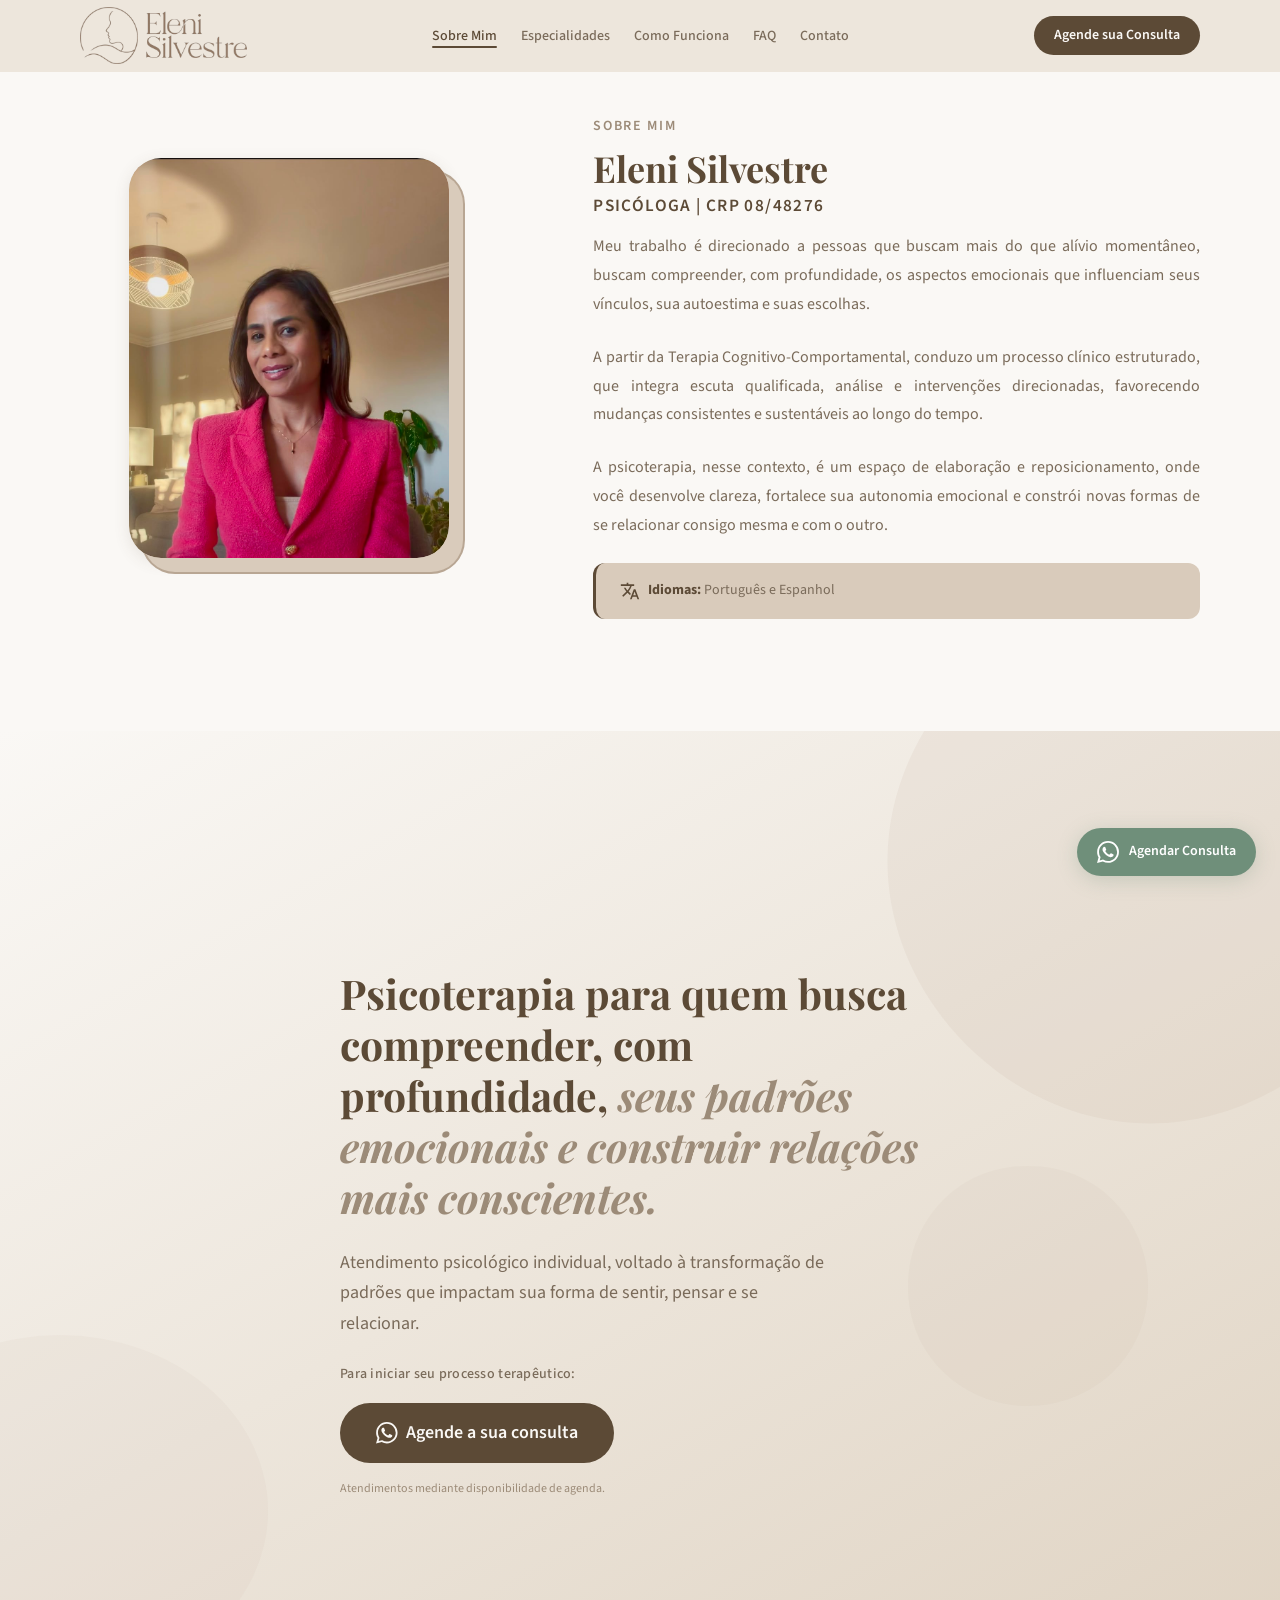
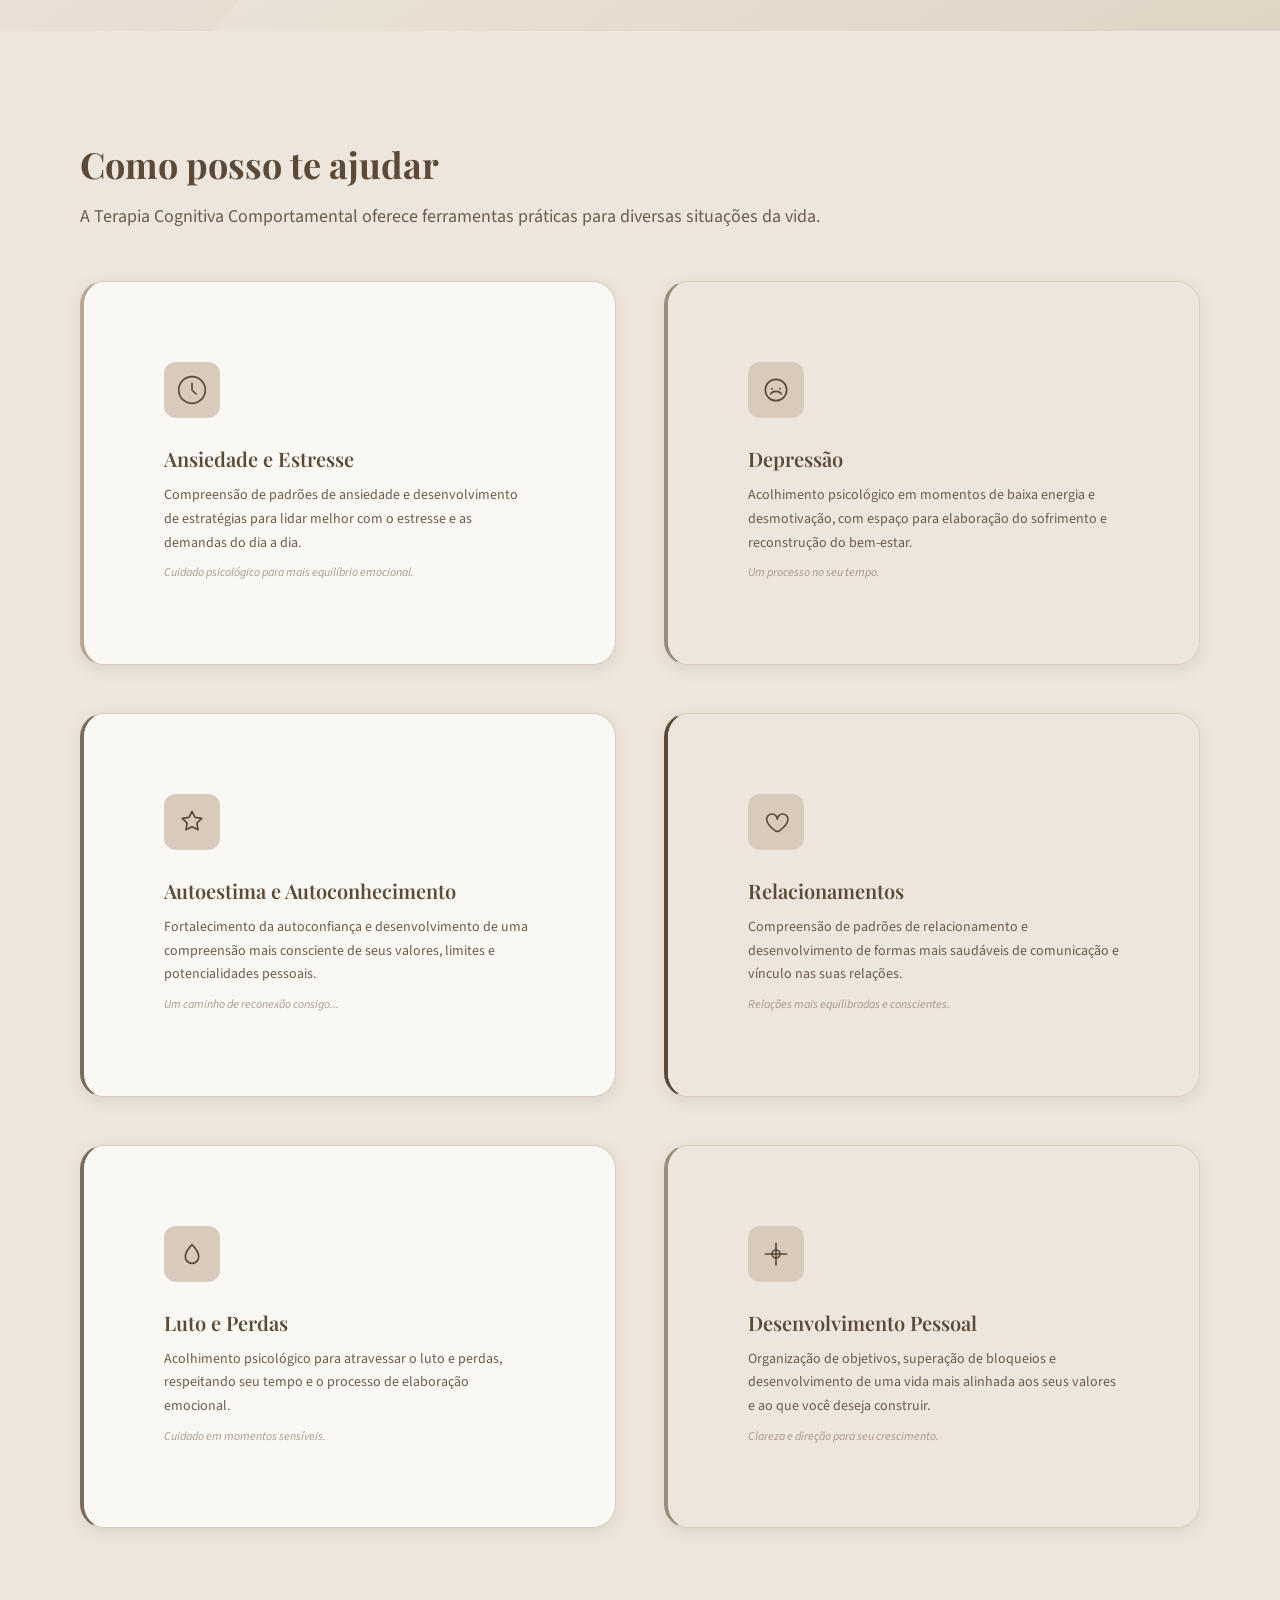
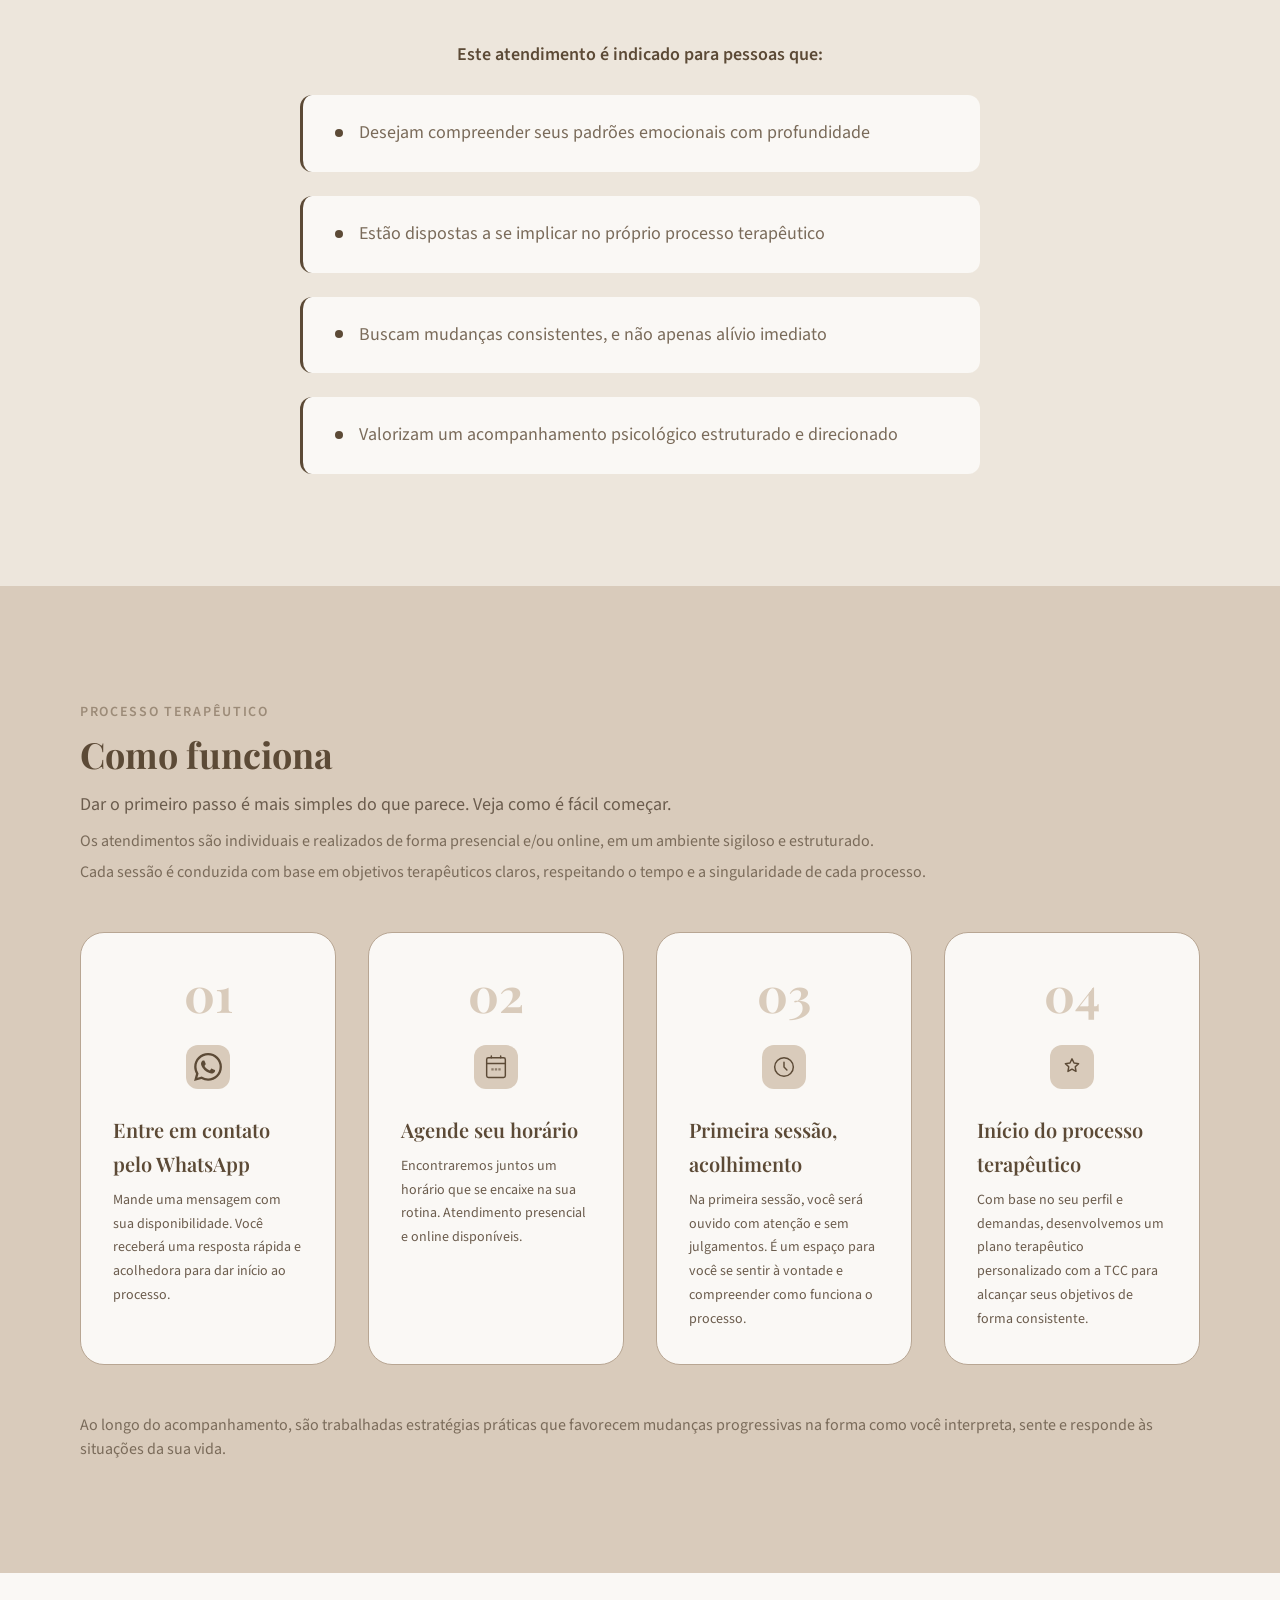
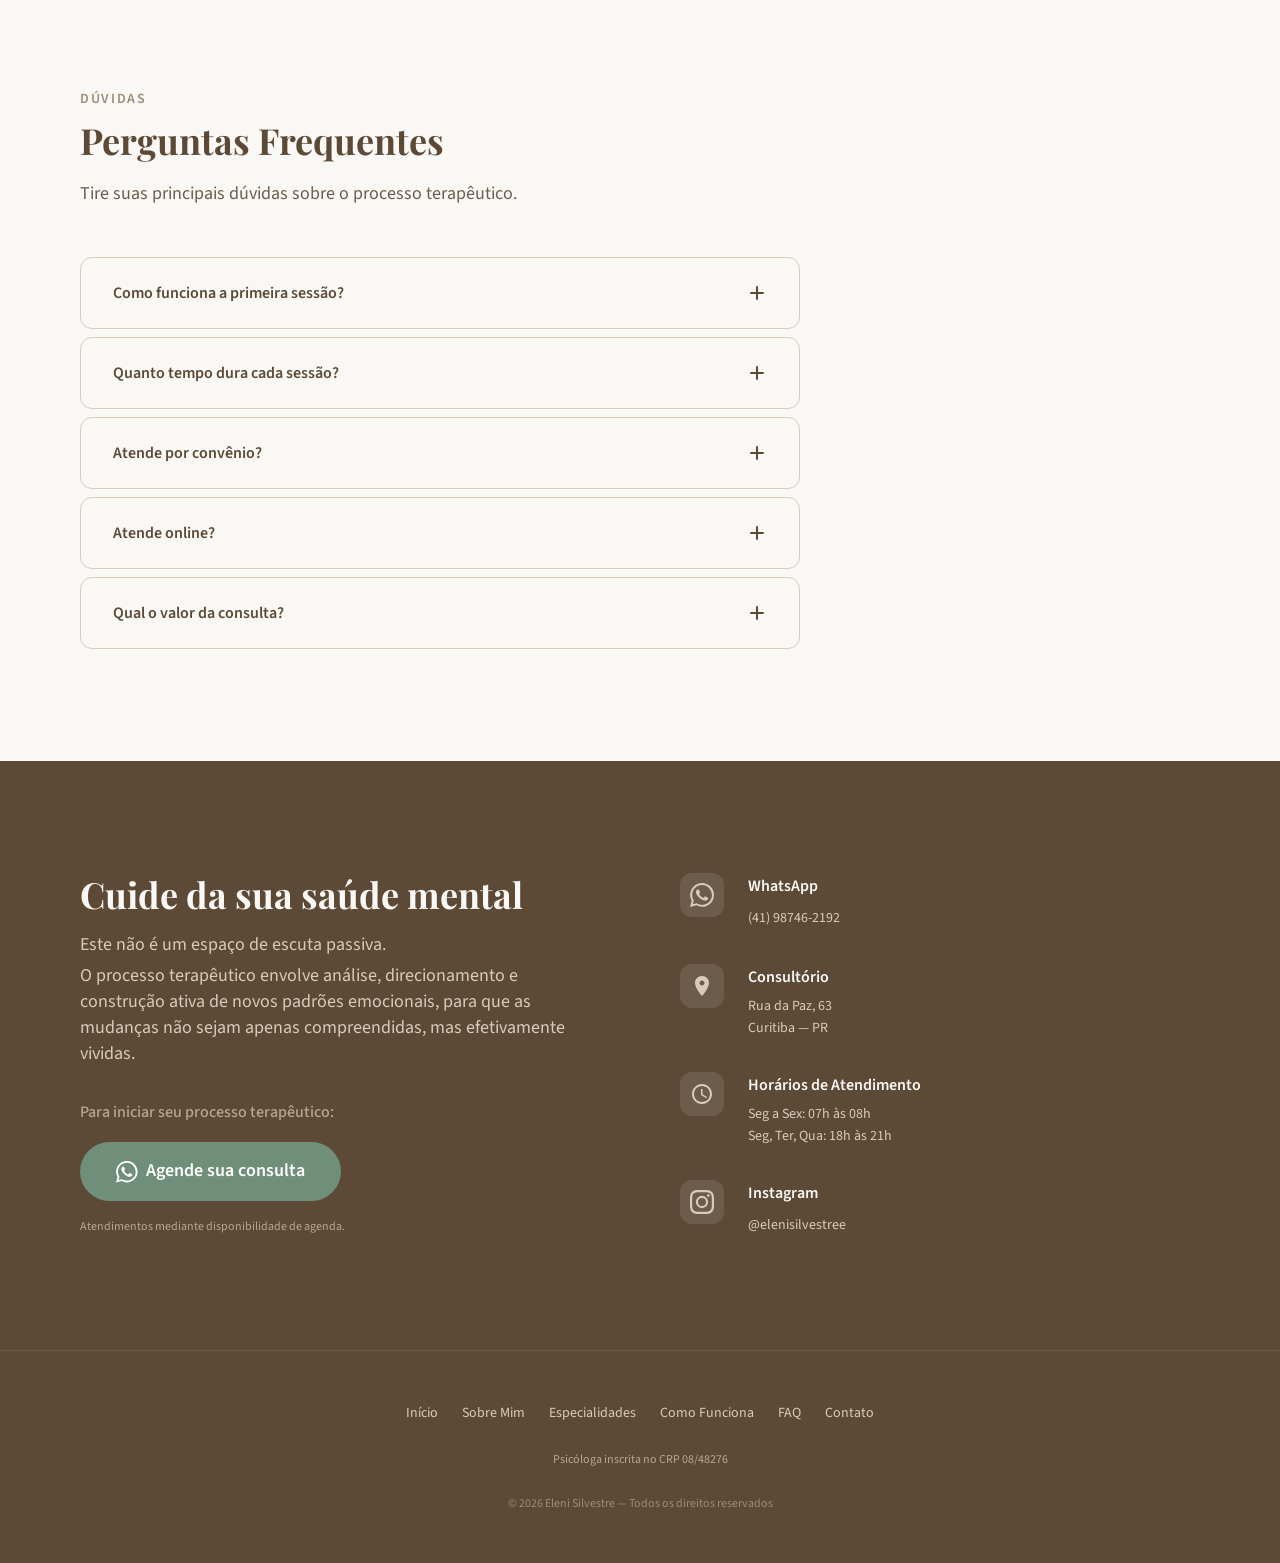
<file: index.html>
<!DOCTYPE html>
<html lang="pt-BR">
<head>
  <!-- ===================================================
       Eleni Silvestre — Psicóloga Clínica | TCC
       Codertec — 2026
  =================================================== -->
  <meta charset="UTF-8">
  <meta name="viewport" content="width=device-width, initial-scale=1.0">

  <!-- SEO Básico -->
  <meta name="description" content="Psicóloga Eleni Silvestre em Curitiba, com atuação em Terapia Cognitivo-Comportamental (TCC). Atendimento presencial em Curitiba e online para todo o Brasil. Agende sua consulta.">
  <meta name="keywords" content="psicóloga Curitiba, psicóloga clínica Curitiba, TCC Curitiba, terapia cognitivo-comportamental Curitiba, psicologia Curitiba, saúde mental Curitiba, ansiedade, depressão, CRP 08/48276, Eleni Silvestre">
  <meta name="author" content="Eleni Silvestre">
  <meta name="robots" content="index, follow">
  <meta name="language" content="pt-BR">

  <!-- Canonical — evita conteúdo duplicado -->
  <link rel="canonical" href="https://psicologaelenisilvestre.com.br/">

  <!-- Open Graph (Facebook / WhatsApp) -->
  <meta property="og:title" content="Eleni Silvestre — Psicóloga Clínica em Curitiba | TCC">
  <meta property="og:description" content="Psicóloga Clínica em Curitiba com atuação em Terapia Cognitivo-Comportamental. Atendimento presencial e online. Agende sua consulta.">
  <meta property="og:type" content="website">
  <meta property="og:site_name" content="Eleni Silvestre Psicóloga">
  <meta property="og:url" content="https://psicologaelenisilvestre.com.br/">
  <meta property="og:locale" content="pt_BR">
  <meta property="og:image" content="https://psicologaelenisilvestre.com.br/img/eleni_img_og.png">
  <meta property="og:image:width" content="1200">
  <meta property="og:image:height" content="630">
  <meta property="og:image:alt" content="Eleni Silvestre — Psicóloga Clínica em Curitiba">

  <!-- Twitter Card -->
  <meta name="twitter:card" content="summary_large_image">
  <meta name="twitter:title" content="Eleni Silvestre — Psicóloga Clínica em Curitiba | TCC">
  <meta name="twitter:description" content="Psicóloga Clínica em Curitiba com atuação em Terapia Cognitivo-Comportamental. Atendimento presencial e online.">
  <meta name="twitter:image" content="https://psicologaelenisilvestre.com.br/img/eleni_img_og.png">

  <title>Psicóloga Eleni Silvestre em Curitiba | TCC e Atendimento Online</title>

  <!-- Favicon -->
  <link rel="shortcut icon" href="favicon.ico?v=3">
  <link rel="icon" type="image/x-icon" href="favicon.ico?v=3">
  <link rel="icon" type="image/png" sizes="512x512" href="img/favicon.png?v=3">
  <link rel="apple-touch-icon" sizes="180x180" href="img/apple-touch-icon.png?v=3">

  <!-- Google Fonts: Playfair Display + Source Sans 3 -->
  <link rel="preconnect" href="https://fonts.googleapis.com">
  <link rel="preconnect" href="https://fonts.gstatic.com" crossorigin>
  <link href="https://fonts.googleapis.com/css2?family=Cormorant+Garamond:wght@500;600;700&family=Playfair+Display:ital,wght@0,400;0,600;0,700;1,400&family=Source+Sans+3:wght@300;400;500;600&display=swap" rel="stylesheet">

  <!-- Estilos principais -->
  <link rel="stylesheet" href="css/styles.css">

  <!-- Schema.org JSON-LD — Dados estruturados para SEO -->
  <script type="application/ld+json">
  {
    "@context": "https://schema.org",
    "@type": "Psychologist",
    "name": "Eleni Silvestre",
    "description": "Psicóloga Clínica em Curitiba com atuação em Terapia Cognitivo-Comportamental (TCC). Atendimento presencial em Curitiba e online para todo o Brasil.",
    "url": "https://psicologaelenisilvestre.com.br/",
    "image": "https://psicologaelenisilvestre.com.br/img/eleni_img_og.png",
    "credential": "CRP 08/48276",
    "medicalSpecialty": "Terapia Cognitivo-Comportamental",
    "telephone": "+55-41-99251-5181",
    "address": {
      "@type": "PostalAddress",
      "streetAddress": "Rua da Paz, 63",
      "addressLocality": "Curitiba",
      "addressRegion": "PR",
      "addressCountry": "BR"
    },
    "areaServed": [
      {
        "@type": "City",
        "name": "Curitiba"
      },
      {
        "@type": "Country",
        "name": "Brasil",
        "description": "Atendimento online"
      }
    ],
    "availableService": {
      "@type": "MedicalTherapy",
      "name": "Terapia Cognitivo-Comportamental (TCC)"
    }
  }
  </script>
</head>

<body>

  <!-- ===================================================
       SKIP NAVIGATION — Acessibilidade
  =================================================== -->
  <a class="skip-link" href="#conteudo-principal">Ir para o conteúdo principal</a>

  <!-- ===================================================
       HEADER — Navegação fixa
  =================================================== -->
  <header class="header" id="header" role="banner">
    <div class="container header__inner">

      <!-- Logo / Nome -->
      <a href="#inicio" class="logo logo--novo" aria-label="Eleni Silvestre — Psicóloga, CRP 08/48276, ir para o início">
        <img src="img/logo_novo.png" alt="Eleni Silvestre — Psicóloga, CRP 08/48276" class="logo__img" width="1000" height="348">
      </a>

      <!-- Menu Principal (desktop) -->
      <nav class="nav" id="nav" role="navigation" aria-label="Navegação principal">
        <ul class="nav__list">
          <li><a class="nav__link" href="#sobre">Sobre Mim</a></li>
          <li><a class="nav__link" href="#especialidades">Especialidades</a></li>
          <li><a class="nav__link" href="#como-funciona">Como Funciona</a></li>
          <li><a class="nav__link" href="#faq">FAQ</a></li>
          <li><a class="nav__link" href="#contato">Contato</a></li>
        </ul>
        <!-- WhatsApp -->
        <a class="nav__cta-mobile"
           href="https://wa.me/5541987462192?text=Ol%C3%A1%2C%20Eleni!%20Gostaria%20de%20agendar%20uma%20consulta."
           target="_blank"
           rel="noopener noreferrer"
           aria-label="Agendar consulta via WhatsApp">
          Agendar Consulta
        </a>
      </nav>

      <!-- CTA Header -->
      <!-- CTA Header — WhatsApp -->
      <a class="btn btn--primary btn--sm header__cta"
         href="https://wa.me/5541987462192?text=Ol%C3%A1%2C%20Eleni!%20Gostaria%20de%20agendar%20uma%20consulta."
         target="_blank"
         rel="noopener noreferrer"
         aria-label="Agendar consulta via WhatsApp">
        Agende sua Consulta
      </a>

      <!-- Botão Hamburger (mobile) -->
      <button class="hamburger" id="hamburger" aria-label="Abrir menu de navegação" aria-expanded="false" aria-controls="nav">
        <span class="hamburger__line"></span>
        <span class="hamburger__line"></span>
        <span class="hamburger__line"></span>
      </button>

    </div>
  </header>

  <!-- Overlay do menu mobile -->
  <div class="nav-overlay" id="nav-overlay" aria-hidden="true"></div>

  <!-- ===================================================
       CONTEÚDO PRINCIPAL
  =================================================== -->
  <main id="conteudo-principal">

    <!-- ===================================================
         SEÇÃO 1 — SOBRE MIM
    =================================================== -->
    <section class="sobre" id="sobre" aria-label="Sobre a psicóloga Eleni Silvestre">
      <div class="container sobre__inner">

        <!-- Foto profissional -->
        <div class="sobre__foto reveal">
          <div class="sobre__foto-frame" aria-label="Foto profissional da psicóloga Eleni Silvestre">
            <img src="img/foto_Eleni_nova.jpeg"
                 alt="Eleni Silvestre, psicóloga clínica com atuação em Terapia Cognitivo-Comportamental"
                 loading="lazy"
                 width="902"
                 height="1600">
          </div>
        </div>

        <!-- Texto de apresentação -->
        <div class="sobre__texto">
          <p class="secao__label reveal">Sobre mim</p>
          <h2 class="secao__titulo reveal">
            <span class="sobre__titulo-nome">Eleni Silvestre</span>
            <span class="sobre__titulo-crp">Psicóloga | CRP 08/48276</span>
          </h2>

          <p class="sobre__paragrafo reveal">
            Meu trabalho é direcionado a pessoas que buscam mais do que alívio momentâneo, buscam compreender, com profundidade, os aspectos emocionais que influenciam seus vínculos, sua autoestima e suas escolhas.
          </p>
          <p class="sobre__paragrafo reveal">
            A partir da Terapia Cognitivo-Comportamental, conduzo um processo clínico estruturado, que integra escuta qualificada, análise e intervenções direcionadas, favorecendo mudanças consistentes e sustentáveis ao longo do tempo.
          </p>
          <p class="sobre__paragrafo reveal">
            A psicoterapia, nesse contexto, é um espaço de elaboração e reposicionamento, onde você desenvolve clareza, fortalece sua autonomia emocional e constrói novas formas de se relacionar consigo mesma e com o outro.
          </p>

          <div class="sobre__credencial reveal" aria-label="Idiomas de atendimento">
            <svg class="sobre__credencial-icon" viewBox="0 0 24 24" fill="currentColor" aria-hidden="true">
              <path d="M12.87 15.07l-2.54-2.51.03-.03c1.74-1.94 2.98-4.17 3.71-6.53H17V4h-7V2H8v2H1v1.99h11.17C11.5 7.92 10.44 9.75 9 11.35 8.07 10.32 7.3 9.19 6.69 8h-2c.73 1.63 1.73 3.17 2.98 4.56l-5.09 5.02L4 19l5-5 3.11 3.11.76-2.04zM18.5 10h-2L12 22h2l1.12-3h4.75L21 22h2l-4.5-12zm-2.62 7l1.62-4.33L19.12 17h-3.24z"/>
            </svg>
            <span><strong>Idiomas:</strong> Português e Espanhol</span>
          </div>
        </div>

      </div>
    </section>

    <!-- ===================================================
         SEÇÃO 2 — HERO
    =================================================== -->
    <section class="hero" id="inicio" aria-label="Seção inicial">

      <!-- Formas orgânicas decorativas (SVG) -->
      <div class="hero__shapes" aria-hidden="true">
        <svg class="shape shape--1" viewBox="0 0 400 400" xmlns="http://www.w3.org/2000/svg">
          <path d="M200,50 C280,50 350,120 350,200 C350,280 280,350 200,350 C120,350 50,280 50,200 C50,120 120,50 200,50 Z" fill="currentColor" opacity="0.12"/>
        </svg>
        <svg class="shape shape--2" viewBox="0 0 300 300" xmlns="http://www.w3.org/2000/svg">
          <ellipse cx="150" cy="150" rx="130" ry="110" fill="currentColor" opacity="0.08"/>
        </svg>
        <svg class="shape shape--3" viewBox="0 0 200 200" xmlns="http://www.w3.org/2000/svg">
          <path d="M100,20 C150,20 180,60 180,100 C180,150 140,180 100,180 C60,180 20,150 20,100 C20,60 50,20 100,20 Z" fill="currentColor" opacity="0.1"/>
        </svg>
      </div>

      <div class="container hero__content">
        <h1 class="hero__title reveal">
          Psicoterapia para quem busca compreender, com profundidade, <em>seus padrões emocionais e construir relações mais conscientes.</em>
        </h1>
        <p class="hero__subtitle reveal">
          Atendimento psicológico individual, voltado à transformação de padrões que impactam sua forma de sentir, pensar e se relacionar.
        </p>

        <!-- WhatsApp -->
        <p class="hero__cta-intro reveal">Para iniciar seu processo terapêutico:</p>
        <a class="btn btn--primary btn--lg reveal"
           href="https://wa.me/5541987462192?text=Ol%C3%A1%2C%20Eleni!%20Gostaria%20de%20agendar%20uma%20consulta."
           target="_blank"
           rel="noopener noreferrer"
           aria-label="Agendar consulta pelo WhatsApp">
          <svg class="btn__icon" viewBox="0 0 24 24" fill="currentColor" aria-hidden="true">
            <path d="M17.472 14.382c-.297-.149-1.758-.867-2.03-.967-.273-.099-.471-.148-.67.15-.197.297-.767.966-.94 1.164-.173.199-.347.223-.644.075-.297-.15-1.255-.463-2.39-1.475-.883-.788-1.48-1.761-1.653-2.059-.173-.297-.018-.458.13-.606.134-.133.298-.347.446-.52.149-.174.198-.298.298-.497.099-.198.05-.371-.025-.52-.075-.149-.669-1.612-.916-2.207-.242-.579-.487-.5-.669-.51-.173-.008-.371-.01-.57-.01-.198 0-.52.074-.792.372-.272.297-1.04 1.016-1.04 2.479 0 1.462 1.065 2.875 1.213 3.074.149.198 2.096 3.2 5.077 4.487.709.306 1.262.489 1.694.625.712.227 1.36.195 1.871.118.571-.085 1.758-.719 2.006-1.413.248-.694.248-1.289.173-1.413-.074-.124-.272-.198-.57-.347m-5.421 7.403h-.004a9.87 9.87 0 01-5.031-1.378l-.361-.214-3.741.982.998-3.648-.235-.374a9.86 9.86 0 01-1.51-5.26c.001-5.45 4.436-9.884 9.888-9.884 2.64 0 5.122 1.03 6.988 2.898a9.825 9.825 0 012.893 6.994c-.003 5.45-4.437 9.884-9.885 9.884m8.413-18.297A11.815 11.815 0 0012.05 0C5.495 0 .16 5.335.157 11.892c0 2.096.547 4.142 1.588 5.945L.057 24l6.305-1.654a11.882 11.882 0 005.683 1.448h.005c6.554 0 11.89-5.335 11.893-11.893a11.821 11.821 0 00-3.48-8.413z"/>
          </svg>
          Agende a sua consulta
        </a>
        <p class="hero__disclaimer reveal">Atendimentos mediante disponibilidade de agenda.</p>
      </div>

    </section>

    <!-- ===================================================
         SEÇÃO 3 — ESPECIALIDADES
    =================================================== -->
    <section class="especialidades" id="especialidades" aria-label="Áreas de especialidade">
      <div class="container">

        <div class="secao__header">
          <h2 class="secao__titulo reveal">Como posso te ajudar</h2>
          <p class="secao__subtitulo reveal">A Terapia Cognitiva Comportamental oferece ferramentas práticas para diversas situações da vida.</p>
        </div>

        <div class="especialidades__grid">

          <!-- Item 1: Ansiedade -->
          <div class="especialidade-item reveal">
            <article class="card" aria-label="Especialidade: Ansiedade e Estresse">
              <div class="card__icon" aria-hidden="true">
                <svg viewBox="0 0 48 48" fill="none" xmlns="http://www.w3.org/2000/svg">
                  <circle cx="24" cy="24" r="20" stroke="currentColor" stroke-width="2.5"/>
                  <path d="M24 14v10l6 6" stroke="currentColor" stroke-width="2.5" stroke-linecap="round"/>
                </svg>
              </div>
              <h3 class="card__titulo">Ansiedade e Estresse</h3>
              <p class="card__descricao">Compreensão de padrões de ansiedade e desenvolvimento de estratégias para lidar melhor com o estresse e as demandas do dia a dia.</p>
              <p class="card__tagline">Cuidado psicológico para mais equilíbrio emocional.</p>
            </article>
          </div>

          <!-- Item 2: Depressão -->
          <div class="especialidade-item reveal">
            <article class="card" aria-label="Especialidade: Depressão">
              <div class="card__icon" aria-hidden="true">
                <svg viewBox="0 0 48 48" fill="none" xmlns="http://www.w3.org/2000/svg">
                  <path d="M24 8C15.163 8 8 15.163 8 24s7.163 16 16 16 16-7.163 16-16S32.837 8 24 8z" stroke="currentColor" stroke-width="2.5"/>
                  <path d="M16 30s2-4 8-4 8 4 8 4" stroke="currentColor" stroke-width="2.5" stroke-linecap="round"/>
                  <circle cx="18" cy="22" r="1.5" fill="currentColor"/>
                  <circle cx="30" cy="22" r="1.5" fill="currentColor"/>
                </svg>
              </div>
              <h3 class="card__titulo">Depressão</h3>
              <p class="card__descricao">Acolhimento psicológico em momentos de baixa energia e desmotivação, com espaço para elaboração do sofrimento e reconstrução do bem-estar.</p>
              <p class="card__tagline">Um processo no seu tempo.</p>
            </article>
          </div>

          <!-- Item 3: Autoestima -->
          <div class="especialidade-item reveal">
            <article class="card" aria-label="Especialidade: Autoestima e Autoconhecimento">
              <div class="card__icon" aria-hidden="true">
                <svg viewBox="0 0 48 48" fill="none" xmlns="http://www.w3.org/2000/svg">
                  <path d="M24 8l4.5 9.1 10.1 1.5-7.3 7.1 1.7 10-9-4.7-9 4.7 1.7-10L9.4 18.6l10.1-1.5L24 8z" stroke="currentColor" stroke-width="2.5" stroke-linejoin="round"/>
                </svg>
              </div>
              <h3 class="card__titulo">Autoestima e Autoconhecimento</h3>
              <p class="card__descricao">Fortalecimento da autoconfiança e desenvolvimento de uma compreensão mais consciente de seus valores, limites e potencialidades pessoais.</p>
              <p class="card__tagline">Um caminho de reconexão consigo...</p>
            </article>
          </div>

          <!-- Item 4: Relacionamentos -->
          <div class="especialidade-item reveal">
            <article class="card" aria-label="Especialidade: Relacionamentos">
              <div class="card__icon" aria-hidden="true">
                <svg viewBox="0 0 48 48" fill="none" xmlns="http://www.w3.org/2000/svg">
                  <path d="M24 38s-14-9.3-14-18a8 8 0 0116 0 8 8 0 0116 0c0 8.7-14 18-14 18z" stroke="currentColor" stroke-width="2.5" stroke-linejoin="round"/>
                </svg>
              </div>
              <h3 class="card__titulo">Relacionamentos</h3>
              <p class="card__descricao">Compreensão de padrões de relacionamento e desenvolvimento de formas mais saudáveis de comunicação e vínculo nas suas relações.</p>
              <p class="card__tagline">Relações mais equilibradas e conscientes.</p>
            </article>
          </div>

          <!-- Item 5: Luto -->
          <div class="especialidade-item reveal">
            <article class="card" aria-label="Especialidade: Luto e Perdas">
              <div class="card__icon" aria-hidden="true">
                <svg viewBox="0 0 48 48" fill="none" xmlns="http://www.w3.org/2000/svg">
                  <path d="M24 10C24 10 14 20 14 28a10 10 0 0020 0c0-8-10-18-10-18z" stroke="currentColor" stroke-width="2.5" stroke-linejoin="round"/>
                </svg>
              </div>
              <h3 class="card__titulo">Luto e Perdas</h3>
              <p class="card__descricao">Acolhimento psicológico para atravessar o luto e perdas, respeitando seu tempo e o processo de elaboração emocional.</p>
              <p class="card__tagline">Cuidado em momentos sensíveis.</p>
            </article>
          </div>

          <!-- Item 6: Desenvolvimento Pessoal -->
          <div class="especialidade-item reveal">
            <article class="card" aria-label="Especialidade: Desenvolvimento Pessoal">
              <div class="card__icon" aria-hidden="true">
                <svg viewBox="0 0 48 48" fill="none" xmlns="http://www.w3.org/2000/svg">
                  <path d="M24 8v32M8 24h32" stroke="currentColor" stroke-width="2.5" stroke-linecap="round"/>
                  <circle cx="24" cy="24" r="6" stroke="currentColor" stroke-width="2.5"/>
                </svg>
              </div>
              <h3 class="card__titulo">Desenvolvimento Pessoal</h3>
              <p class="card__descricao">Organização de objetivos, superação de bloqueios e desenvolvimento de uma vida mais alinhada aos seus valores e ao que você deseja construir.</p>
              <p class="card__tagline">Clareza e direção para seu crescimento.</p>
            </article>
          </div>

        </div>

        <!-- Indicações do atendimento -->
        <div class="especialidades__indicacoes">
          <p class="especialidades__indicacoes-titulo reveal">Este atendimento é indicado para pessoas que:</p>
          <ul class="especialidades__lista reveal" aria-label="Indicações do atendimento">
            <li>Desejam compreender seus padrões emocionais com profundidade</li>
            <li>Estão dispostas a se implicar no próprio processo terapêutico</li>
            <li>Buscam mudanças consistentes, e não apenas alívio imediato</li>
            <li>Valorizam um acompanhamento psicológico estruturado e direcionado</li>
          </ul>
        </div>
      </div>
    </section>

    <!-- ===================================================
         SEÇÃO 4 — COMO FUNCIONA
    =================================================== -->
    <section class="como-funciona" id="como-funciona" aria-label="Como funciona o processo terapêutico">
      <div class="container">

        <div class="secao__header">
          <p class="secao__label reveal">Processo Terapêutico</p>
          <h2 class="secao__titulo reveal">Como funciona</h2>
          <p class="secao__subtitulo reveal">Dar o primeiro passo é mais simples do que parece. Veja como é fácil começar.</p>
        </div>

        <div class="como-funciona__descricao reveal">
          <p>Os atendimentos são individuais e realizados de forma presencial e/ou online, em um ambiente sigiloso e estruturado.</p>
          <p>Cada sessão é conduzida com base em objetivos terapêuticos claros, respeitando o tempo e a singularidade de cada processo.</p>
        </div>

        <ol class="steps" aria-label="Passos para iniciar a terapia">

          <li class="step reveal">
            <div class="step__numero" aria-hidden="true">01</div>
            <div class="step__icone" aria-hidden="true">
              <svg viewBox="0 0 24 24" fill="currentColor" xmlns="http://www.w3.org/2000/svg">
                <path d="M17.472 14.382c-.297-.149-1.758-.867-2.03-.967-.273-.099-.471-.148-.67.15-.197.297-.767.966-.94 1.164-.173.199-.347.223-.644.075-.297-.15-1.255-.463-2.39-1.475-.883-.788-1.48-1.761-1.653-2.059-.173-.297-.018-.458.13-.606.134-.133.298-.347.446-.52.149-.174.198-.298.298-.497.099-.198.05-.371-.025-.52-.075-.149-.669-1.612-.916-2.207-.242-.579-.487-.5-.669-.51-.173-.008-.371-.01-.57-.01-.198 0-.52.074-.792.372-.272.297-1.04 1.016-1.04 2.479 0 1.462 1.065 2.875 1.213 3.074.149.198 2.096 3.2 5.077 4.487.709.306 1.262.489 1.694.625.712.227 1.36.195 1.871.118.571-.085 1.758-.719 2.006-1.413.248-.694.248-1.289.173-1.413-.074-.124-.272-.198-.57-.347m-5.421 7.403h-.004a9.87 9.87 0 01-5.031-1.378l-.361-.214-3.741.982.998-3.648-.235-.374a9.86 9.86 0 01-1.51-5.26c.001-5.45 4.436-9.884 9.888-9.884 2.64 0 5.122 1.03 6.988 2.898a9.825 9.825 0 012.893 6.994c-.003 5.45-4.437 9.884-9.885 9.884m8.413-18.297A11.815 11.815 0 0012.05 0C5.495 0 .16 5.335.157 11.892c0 2.096.547 4.142 1.588 5.945L.057 24l6.305-1.654a11.882 11.882 0 005.683 1.448h.005c6.554 0 11.89-5.335 11.893-11.893a11.821 11.821 0 00-3.48-8.413z"/>
              </svg>
            </div>
            <div class="step__conteudo">
              <h3 class="step__titulo">Entre em contato pelo WhatsApp</h3>
              <p class="step__descricao">Mande uma mensagem com sua disponibilidade. Você receberá uma resposta rápida e acolhedora para dar início ao processo.</p>
            </div>
          </li>

          <li class="step reveal">
            <div class="step__numero" aria-hidden="true">02</div>
            <div class="step__icone" aria-hidden="true">
              <svg viewBox="0 0 48 48" fill="none" xmlns="http://www.w3.org/2000/svg">
                <rect x="8" y="8" width="32" height="34" rx="3" stroke="currentColor" stroke-width="2.5"/>
                <path d="M16 8V5M32 8V5M8 18h32" stroke="currentColor" stroke-width="2.5" stroke-linecap="round"/>
                <path d="M16 26h4v4h-4zM22 26h4v4h-4zM28 26h4v4h-4z" fill="currentColor" opacity="0.6"/>
              </svg>
            </div>
            <div class="step__conteudo">
              <h3 class="step__titulo">Agende seu horário</h3>
              <p class="step__descricao">Encontraremos juntos um horário que se encaixe na sua rotina. Atendimento presencial e online disponíveis.</p>
            </div>
          </li>

          <li class="step reveal">
            <div class="step__numero" aria-hidden="true">03</div>
            <div class="step__icone" aria-hidden="true">
              <svg viewBox="0 0 48 48" fill="none" xmlns="http://www.w3.org/2000/svg">
                <path d="M24 8C15.163 8 8 15.163 8 24s7.163 16 16 16 16-7.163 16-16S32.837 8 24 8z" stroke="currentColor" stroke-width="2.5"/>
                <path d="M24 16v8l5 5" stroke="currentColor" stroke-width="2.5" stroke-linecap="round"/>
              </svg>
            </div>
            <div class="step__conteudo">
              <h3 class="step__titulo">Primeira sessão, acolhimento</h3>
              <p class="step__descricao">Na primeira sessão, você será ouvido com atenção e sem julgamentos. É um espaço para você se sentir à vontade e compreender como funciona o processo.</p>
            </div>
          </li>

          <li class="step reveal">
            <div class="step__numero" aria-hidden="true">04</div>
            <div class="step__icone" aria-hidden="true">
              <svg viewBox="0 0 48 48" fill="none" xmlns="http://www.w3.org/2000/svg">
                <path d="M24 10l3.5 7.1 7.8 1.1-5.7 5.5 1.3 7.8L24 27.7l-6.9 3.8 1.3-7.8-5.7-5.5 7.8-1.1L24 10z" stroke="currentColor" stroke-width="2.5" stroke-linejoin="round"/>
              </svg>
            </div>
            <div class="step__conteudo">
              <h3 class="step__titulo">Início do processo terapêutico</h3>
              <p class="step__descricao">Com base no seu perfil e demandas, desenvolvemos um plano terapêutico personalizado com a TCC para alcançar seus objetivos de forma consistente.</p>
            </div>
          </li>

        </ol>

        <div class="como-funciona__descricao reveal">
          <p>Ao longo do acompanhamento, são trabalhadas estratégias práticas que favorecem mudanças progressivas na forma como você interpreta, sente e responde às situações da sua vida.</p>
        </div>

      </div>
    </section>

    <!-- ===================================================
         SEÇÃO 5 — FAQ
    =================================================== -->
    <section class="faq" id="faq" aria-label="Perguntas frequentes">
      <div class="container">

        <div class="secao__header">
          <p class="secao__label reveal">Dúvidas</p>
          <h2 class="secao__titulo reveal">Perguntas Frequentes</h2>
          <p class="secao__subtitulo reveal">Tire suas principais dúvidas sobre o processo terapêutico.</p>
        </div>

        <div class="faq__lista" role="list">

          <div class="faq__item reveal" role="listitem">
            <button class="faq__pergunta" aria-expanded="false" aria-controls="faq-1">
              Como funciona a primeira sessão?
              <span class="faq__icone" aria-hidden="true"></span>
            </button>
            <div class="faq__resposta" id="faq-1" hidden>
              <!-- TODO: Substituir pela resposta real da Eleni -->
              <p>A primeira sessão é chamada de sessão de acolhimento. Nela, você poderá se apresentar, contar um pouco sobre o que está sentindo e o que busca na terapia. Não há cobranças ou expectativas, é um espaço seguro para você ser quem é. Ao final, conversamos sobre como funciona o processo e definimos os próximos passos juntos.</p>
            </div>
          </div>

          <div class="faq__item reveal" role="listitem">
            <button class="faq__pergunta" aria-expanded="false" aria-controls="faq-2">
              Quanto tempo dura cada sessão?
              <span class="faq__icone" aria-hidden="true"></span>
            </button>
            <div class="faq__resposta" id="faq-2" hidden>
              <!-- TODO: Confirmar duração real das sessões -->
              <p>Cada sessão tem duração de aproximadamente 50 minutos. A frequência padrão é semanal, mas pode ser ajustada conforme a necessidade e o andamento do processo terapêutico.</p>
            </div>
          </div>

          <div class="faq__item reveal" role="listitem">
            <button class="faq__pergunta" aria-expanded="false" aria-controls="faq-3">
              Atende por convênio?
              <span class="faq__icone" aria-hidden="true"></span>
            </button>
            <div class="faq__resposta" id="faq-3" hidden>
              <!-- TODO: Atualizar com informação real sobre convênios -->
              <p>No momento, o atendimento é realizado de forma particular. Entre em contato para saber sobre os valores e formas de pagamento disponíveis. Alguns planos de saúde oferecem reembolso para consultas psicológicas, verifique com o seu plano.</p>
            </div>
          </div>

          <div class="faq__item reveal" role="listitem">
            <button class="faq__pergunta" aria-expanded="false" aria-controls="faq-4">
              Atende online?
              <span class="faq__icone" aria-hidden="true"></span>
            </button>
            <div class="faq__resposta" id="faq-4" hidden>
              <!-- TODO: Confirmar modalidades de atendimento -->
              <p>Sim! Ofereço atendimento tanto presencial quanto online (teleconsulta), de acordo com a sua preferência e disponibilidade.Ofereço atendimento tanto presencial quanto online (teleconsulta), de acordo com a sua preferência e disponibilidade. O atendimento online é regulamentado pelo CFP e garante a mesma qualidade e sigilo do atendimento presencial.</p>
            </div>
          </div>

          <div class="faq__item reveal" role="listitem">
            <button class="faq__pergunta" aria-expanded="false" aria-controls="faq-5">
              Qual o valor da consulta?
              <span class="faq__icone" aria-hidden="true"></span>
            </button>
            <div class="faq__resposta" id="faq-5" hidden>
              <!-- TODO: Atualizar com valor real da consulta -->
              <p>Os valores são informados diretamente via WhatsApp. Entre em contato para saber os valores atualizados e as formas de pagamento aceitas. Estou à disposição para conversarmos.</p>
            </div>
          </div>

        </div>
      </div>
    </section>

    <!-- ===================================================
         SEÇÃO 6 — CONTATO / CTA FINAL
    =================================================== -->
    <section class="contato" id="contato" aria-label="Contato e agendamento">
      <div class="container contato__inner">

        <!-- CTA Principal -->
        <div class="contato__cta reveal">
          <h2 class="secao__titulo">Cuide da sua saúde mental</h2>
          <p class="contato__texto">
            Este não é um espaço de escuta passiva.
          </p>
          <p class="contato__texto">
            O processo terapêutico envolve análise, direcionamento e construção ativa de novos padrões emocionais, para que as mudanças não sejam apenas compreendidas, mas efetivamente vividas.
          </p>
          <p class="contato__cta-intro">Para iniciar seu processo terapêutico:</p>
          <a class="btn btn--primary btn--lg btn--whatsapp"
             href="https://wa.me/5541987462192?text=Ol%C3%A1%2C%20Eleni!%20Gostaria%20de%20agendar%20uma%20consulta."
             target="_blank"
             rel="noopener noreferrer"
             aria-label="Entrar em contato via WhatsApp">
            <svg class="btn__icon" viewBox="0 0 24 24" fill="currentColor" aria-hidden="true">
              <path d="M17.472 14.382c-.297-.149-1.758-.867-2.03-.967-.273-.099-.471-.148-.67.15-.197.297-.767.966-.94 1.164-.173.199-.347.223-.644.075-.297-.15-1.255-.463-2.39-1.475-.883-.788-1.48-1.761-1.653-2.059-.173-.297-.018-.458.13-.606.134-.133.298-.347.446-.52.149-.174.198-.298.298-.497.099-.198.05-.371-.025-.52-.075-.149-.669-1.612-.916-2.207-.242-.579-.487-.5-.669-.51-.173-.008-.371-.01-.57-.01-.198 0-.52.074-.792.372-.272.297-1.04 1.016-1.04 2.479 0 1.462 1.065 2.875 1.213 3.074.149.198 2.096 3.2 5.077 4.487.709.306 1.262.489 1.694.625.712.227 1.36.195 1.871.118.571-.085 1.758-.719 2.006-1.413.248-.694.248-1.289.173-1.413-.074-.124-.272-.198-.57-.347m-5.421 7.403h-.004a9.87 9.87 0 01-5.031-1.378l-.361-.214-3.741.982.998-3.648-.235-.374a9.86 9.86 0 01-1.51-5.26c.001-5.45 4.436-9.884 9.888-9.884 2.64 0 5.122 1.03 6.988 2.898a9.825 9.825 0 012.893 6.994c-.003 5.45-4.437 9.884-9.885 9.884m8.413-18.297A11.815 11.815 0 0012.05 0C5.495 0 .16 5.335.157 11.892c0 2.096.547 4.142 1.588 5.945L.057 24l6.305-1.654a11.882 11.882 0 005.683 1.448h.005c6.554 0 11.89-5.335 11.893-11.893a11.821 11.821 0 00-3.48-8.413z"/>
            </svg>
            Agende sua consulta
          </a>
          <p class="contato__disclaimer">Atendimentos mediante disponibilidade de agenda.</p>
        </div>

        <!-- Informações de contato -->
        <div class="contato__info reveal">

          <div class="contato__item">
            <div class="contato__item-icon" aria-hidden="true">
              <svg viewBox="0 0 24 24" fill="currentColor">
                <path d="M17.472 14.382c-.297-.149-1.758-.867-2.03-.967-.273-.099-.471-.148-.67.15-.197.297-.767.966-.94 1.164-.173.199-.347.223-.644.075-.297-.15-1.255-.463-2.39-1.475-.883-.788-1.48-1.761-1.653-2.059-.173-.297-.018-.458.13-.606.134-.133.298-.347.446-.52.149-.174.198-.298.298-.497.099-.198.05-.371-.025-.52-.075-.149-.669-1.612-.916-2.207-.242-.579-.487-.5-.669-.51-.173-.008-.371-.01-.57-.01-.198 0-.52.074-.792.372-.272.297-1.04 1.016-1.04 2.479 0 1.462 1.065 2.875 1.213 3.074.149.198 2.096 3.2 5.077 4.487.709.306 1.262.489 1.694.625.712.227 1.36.195 1.871.118.571-.085 1.758-.719 2.006-1.413.248-.694.248-1.289.173-1.413-.074-.124-.272-.198-.57-.347m-5.421 7.403h-.004a9.87 9.87 0 01-5.031-1.378l-.361-.214-3.741.982.998-3.648-.235-.374a9.86 9.86 0 01-1.51-5.26c.001-5.45 4.436-9.884 9.888-9.884 2.64 0 5.122 1.03 6.988 2.898a9.825 9.825 0 012.893 6.994c-.003 5.45-4.437 9.884-9.885 9.884m8.413-18.297A11.815 11.815 0 0012.05 0C5.495 0 .16 5.335.157 11.892c0 2.096.547 4.142 1.588 5.945L.057 24l6.305-1.654a11.882 11.882 0 005.683 1.448h.005c6.554 0 11.89-5.335 11.893-11.893a11.821 11.821 0 00-3.48-8.413z"/>
              </svg>
            </div>
            <div>
              <strong>WhatsApp</strong>
              <a href="https://wa.me/5541987462192?text=Ol%C3%A1%2C%20Eleni!%20Gostaria%20de%20agendar%20uma%20consulta." target="_blank" rel="noopener noreferrer" aria-label="Falar no WhatsApp com a psicóloga Eleni Silvestre">(41) 98746-2192</a>
            </div>
          </div>

          <div class="contato__item">
            <div class="contato__item-icon" aria-hidden="true">
              <svg viewBox="0 0 24 24" fill="currentColor">
                <path d="M12 2C8.13 2 5 5.13 5 9c0 5.25 7 13 7 13s7-7.75 7-13c0-3.87-3.13-7-7-7zm0 9.5c-1.38 0-2.5-1.12-2.5-2.5s1.12-2.5 2.5-2.5 2.5 1.12 2.5 2.5-1.12 2.5-2.5 2.5z"/>
              </svg>
            </div>
            <div>
              <strong>Consultório</strong>
              <p>Rua da Paz, 63<br>Curitiba — PR</p>
            </div>
          </div>

          <div class="contato__item">
            <div class="contato__item-icon" aria-hidden="true">
              <svg viewBox="0 0 24 24" fill="currentColor">
                <path d="M11.99 2C6.47 2 2 6.48 2 12s4.47 10 9.99 10C17.52 22 22 17.52 22 12S17.52 2 11.99 2zM12 20c-4.42 0-8-3.58-8-8s3.58-8 8-8 8 3.58 8 8-3.58 8-8 8zm.5-13H11v6l5.25 3.15.75-1.23-4.5-2.67V7z"/>
              </svg>
            </div>
            <div>
              <strong>Horários de Atendimento</strong>
              <p>Seg a Sex: 07h às 08h<br>Seg, Ter, Qua: 18h às 21h</p>
            </div>
          </div>

          <div class="contato__item">
            <div class="contato__item-icon" aria-hidden="true">
              <svg viewBox="0 0 24 24" fill="currentColor">
                <path d="M12 2.163c3.204 0 3.584.012 4.85.07 3.252.148 4.771 1.691 4.919 4.919.058 1.265.069 1.645.069 4.849 0 3.205-.012 3.584-.069 4.849-.149 3.225-1.664 4.771-4.919 4.919-1.266.058-1.644.07-4.85.07-3.204 0-3.584-.012-4.849-.07-3.26-.149-4.771-1.699-4.919-4.92-.058-1.265-.07-1.644-.07-4.849 0-3.204.013-3.583.07-4.849.149-3.227 1.664-4.771 4.919-4.919 1.266-.057 1.645-.069 4.849-.069zM12 0C8.741 0 8.333.014 7.053.072 2.695.272.273 2.69.073 7.052.014 8.333 0 8.741 0 12c0 3.259.014 3.668.072 4.948.2 4.358 2.618 6.78 6.98 6.98C8.333 23.986 8.741 24 12 24c3.259 0 3.668-.014 4.948-.072 4.354-.2 6.782-2.618 6.979-6.98.059-1.28.073-1.689.073-4.948 0-3.259-.014-3.667-.072-4.947-.196-4.354-2.617-6.78-6.979-6.98C15.668.014 15.259 0 12 0zm0 5.838a6.162 6.162 0 100 12.324 6.162 6.162 0 000-12.324zM12 16a4 4 0 110-8 4 4 0 010 8zm6.406-11.845a1.44 1.44 0 100 2.881 1.44 1.44 0 000-2.881z"/>
              </svg>
            </div>
            <div>
              <strong>Instagram</strong>
              <a href="https://instagram.com/elenisilvestree" target="_blank" rel="noopener noreferrer" aria-label="Instagram da psicóloga Eleni Silvestre">@elenisilvestree</a>
            </div>
          </div>

        </div>

      </div>
    </section>

  </main>

  <!-- ===================================================
       FOOTER
  =================================================== -->
  <footer class="footer" role="contentinfo">
    <div class="container footer__inner">

      <nav class="footer__nav" aria-label="Links do rodapé">
        <ul>
          <li><a href="#inicio">Início</a></li>
          <li><a href="#sobre">Sobre Mim</a></li>
          <li><a href="#especialidades">Especialidades</a></li>
          <li><a href="#como-funciona">Como Funciona</a></li>
          <li><a href="#faq">FAQ</a></li>
          <li><a href="#contato">Contato</a></li>
        </ul>
      </nav>

      <p class="footer__crp">Psicóloga inscrita no CRP 08/48276</p>
      <p class="footer__copyright">© 2026 Eleni Silvestre — Todos os direitos reservados</p>

    </div>
  </footer>

  <!-- ===================================================
       BOTÃO WHATSAPP FLUTUANTE
  =================================================== -->
  <a class="whatsapp-float"
     href="https://wa.me/5541987462192?text=Ol%C3%A1%2C%20Eleni!%20Gostaria%20de%20agendar%20uma%20consulta."
     target="_blank"
     rel="noopener noreferrer"
     aria-label="Falar com a psicóloga Eleni pelo WhatsApp">
    <svg viewBox="0 0 24 24" fill="currentColor" aria-hidden="true">
      <path d="M17.472 14.382c-.297-.149-1.758-.867-2.03-.967-.273-.099-.471-.148-.67.15-.197.297-.767.966-.94 1.164-.173.199-.347.223-.644.075-.297-.15-1.255-.463-2.39-1.475-.883-.788-1.48-1.761-1.653-2.059-.173-.297-.018-.458.13-.606.134-.133.298-.347.446-.52.149-.174.198-.298.298-.497.099-.198.05-.371-.025-.52-.075-.149-.669-1.612-.916-2.207-.242-.579-.487-.5-.669-.51-.173-.008-.371-.01-.57-.01-.198 0-.52.074-.792.372-.272.297-1.04 1.016-1.04 2.479 0 1.462 1.065 2.875 1.213 3.074.149.198 2.096 3.2 5.077 4.487.709.306 1.262.489 1.694.625.712.227 1.36.195 1.871.118.571-.085 1.758-.719 2.006-1.413.248-.694.248-1.289.173-1.413-.074-.124-.272-.198-.57-.347m-5.421 7.403h-.004a9.87 9.87 0 01-5.031-1.378l-.361-.214-3.741.982.998-3.648-.235-.374a9.86 9.86 0 01-1.51-5.26c.001-5.45 4.436-9.884 9.888-9.884 2.64 0 5.122 1.03 6.988 2.898a9.825 9.825 0 012.893 6.994c-.003 5.45-4.437 9.884-9.885 9.884m8.413-18.297A11.815 11.815 0 0012.05 0C5.495 0 .16 5.335.157 11.892c0 2.096.547 4.142 1.588 5.945L.057 24l6.305-1.654a11.882 11.882 0 005.683 1.448h.005c6.554 0 11.89-5.335 11.893-11.893a11.821 11.821 0 00-3.48-8.413z"/>
    </svg>
    <span class="whatsapp-float__label">Agendar Consulta</span>
  </a>

  <!-- JavaScript principal -->
  <script src="js/main.js"></script>

</body>
</html>
</file>
<file: css/styles.css>
/* ===================================================
   Eleni Silvestre — Psicóloga Clínica | TCC
   Estilos principais — Mobile First
   Codertec — 2026
=================================================== */

/* ===================================================
   1. VARIÁVEIS CSS
=================================================== */
:root {
  /* Paleta principal — tons clareados e acolhedores */
  --color-cream:       #EDE6DC;  /* fundo principal — bege bem claro */
  --color-sand:        #D9CBBB;  /* fundo secundário / cards */
  --color-warm-taupe:  #B8A693;  /* elementos de apoio / bordas suaves */
  --color-mocha:       #9C8B78;  /* ícones e elementos decorativos */
  --color-text-secondary: #6B5C4D; /* textos secundários — contraste WCAG AA */
  --color-brown:       #7A6B5A;  /* títulos e textos principais */
  --color-dark-brown:  #5C4A36;  /* acentos fortes / CTAs / hover */

  /* Auxiliares */
  --color-white:       #FAF8F5;  /* branco quente */
  --color-overlay:     rgba(92, 74, 54, 0.08);

  /* WhatsApp */
  --color-whatsapp:    #25D366;
  --color-whatsapp-hover: #1ebe5d;
  --color-whatsapp-soft: #6f8f7a;
  --color-whatsapp-soft-hover: #5f7d69;

  /* Tipografia */
  --font-titulo:   'Playfair Display', Georgia, serif;
  --font-corpo:    'Source Sans 3', 'Helvetica Neue', Arial, sans-serif;

  /* Tamanhos base */
  --text-xs:   0.75rem;   /* 12px */
  --text-sm:   0.875rem;  /* 14px */
  --text-base: 1rem;      /* 16px */
  --text-lg:   1.125rem;  /* 18px */
  --text-xl:   1.25rem;   /* 20px */
  --text-2xl:  1.5rem;    /* 24px */
  --text-3xl:  1.875rem;  /* 30px */
  --text-4xl:  2.25rem;   /* 36px */
  --text-5xl:  3rem;      /* 48px */

  /* Espaçamentos */
  --spacing-xs:  0.5rem;
  --spacing-sm:  1rem;
  --spacing-md:  1.5rem;
  --spacing-lg:  2rem;
  --spacing-xl:  3rem;
  --spacing-2xl: 5rem;
  --spacing-3xl: 7rem;

  /* Bordas */
  --radius-sm:  0.375rem;
  --radius-md:  0.75rem;
  --radius-lg:  1.5rem;
  --radius-xl:  2rem;
  --radius-full: 9999px;

  /* Sombras */
  --shadow-sm:  0 1px 3px rgba(92, 74, 54, 0.08);
  --shadow-md:  0 4px 16px rgba(92, 74, 54, 0.12);
  --shadow-lg:  0 8px 32px rgba(92, 74, 54, 0.16);

  /* Transições */
  --transition: 0.3s ease;

  /* Container */
  --container-max: 1200px;
  --container-padding: 1.25rem;

  /* Header */
  --header-height: 72px;
}


/* ===================================================
   2. RESET E BASE
=================================================== */
*, *::before, *::after {
  box-sizing: border-box;
  margin: 0;
  padding: 0;
}

html {
  font-size: 16px;
  scroll-behavior: smooth;
  scroll-padding-top: var(--header-height);
  -webkit-text-size-adjust: 100%;
}

body {
  font-family: var(--font-corpo);
  font-size: var(--text-base);
  line-height: 1.7;
  color: var(--color-brown);
  background-color: var(--color-cream);
  -webkit-font-smoothing: antialiased;
  -moz-osx-font-smoothing: grayscale;
  overflow-x: hidden;
}

img {
  max-width: 100%;
  height: auto;
  display: block;
}

a {
  color: inherit;
  text-decoration: none;
  transition: color var(--transition), opacity var(--transition);
}

ul, ol {
  list-style: none;
}

button {
  cursor: pointer;
  border: none;
  background: none;
  font-family: var(--font-corpo);
}

/* Foco visível — acessibilidade */
:focus-visible {
  outline: 2px solid var(--color-dark-brown);
  outline-offset: 3px;
  border-radius: var(--radius-sm);
}


/* ===================================================
   3. SKIP LINK — Acessibilidade
=================================================== */
.skip-link {
  position: absolute;
  top: -100%;
  left: 1rem;
  padding: 0.5rem 1rem;
  background: var(--color-dark-brown);
  color: var(--color-white);
  border-radius: var(--radius-sm);
  font-size: var(--text-sm);
  font-weight: 600;
  z-index: 9999;
  transition: top 0.2s;
}

.skip-link:focus {
  top: 1rem;
}


/* ===================================================
   4. CONTAINER
=================================================== */
.container {
  width: 100%;
  max-width: var(--container-max);
  margin: 0 auto;
  padding: 0 var(--container-padding);
}


/* ===================================================
   5. TIPOGRAFIA — Utilitários
=================================================== */
.secao__label {
  display: inline-block;
  font-family: var(--font-corpo);
  font-size: var(--text-sm);
  font-weight: 600;
  letter-spacing: 0.12em;
  text-transform: uppercase;
  color: var(--color-mocha);
  margin-bottom: var(--spacing-xs);
}

.secao__titulo {
  font-family: var(--font-titulo);
  font-size: var(--text-3xl);
  font-weight: 700;
  color: var(--color-dark-brown);
  line-height: 1.2;
  margin-bottom: var(--spacing-sm);
}

.secao__subtitulo {
  font-size: var(--text-lg);
  color: var(--color-text-secondary);
  max-width: 540px;
}

.secao__header {
  text-align: center;
  margin-bottom: var(--spacing-xl);
}

.secao__header .secao__subtitulo {
  margin: 0 auto;
}


/* ===================================================
   6. BOTÕES
=================================================== */
.btn {
  display: inline-flex;
  align-items: center;
  justify-content: center;
  gap: 0.5rem;
  font-family: var(--font-corpo);
  font-weight: 600;
  text-decoration: none;
  border-radius: var(--radius-full);
  transition: background-color var(--transition), transform var(--transition), box-shadow var(--transition);
  white-space: nowrap;
}

.btn:hover {
  transform: translateY(-2px);
  box-shadow: var(--shadow-md);
}

.btn:active {
  transform: translateY(0);
}

/* Tamanhos */
.btn--sm {
  padding: 0.5rem 1.25rem;
  font-size: var(--text-sm);
}

.btn--md {
  padding: 0.75rem 1.75rem;
  font-size: var(--text-base);
}

.btn--lg {
  padding: 0.9rem 2.25rem;
  font-size: var(--text-lg);
}

/* Variante principal */
.btn--primary {
  background-color: var(--color-dark-brown);
  color: var(--color-white);
}

.btn--primary:hover {
  background-color: var(--color-brown);
}

/* Botão WhatsApp */
.btn--whatsapp {
  background-color: var(--color-whatsapp);
  color: #fff;
}

.btn--whatsapp:hover {
  background-color: var(--color-whatsapp-hover);
}

/* Ícone nos botões */
.btn__icon {
  width: 1.2em;
  height: 1.2em;
  flex-shrink: 0;
}


/* ===================================================
   7. HEADER
=================================================== */
.header {
  position: fixed;
  top: 0;
  left: 0;
  right: 0;
  z-index: 1000;
  height: var(--header-height);
  background-color: var(--color-cream);
  border-bottom: 1px solid transparent;
  transition: border-color var(--transition), box-shadow var(--transition);
}

/* Efeito ao scrollar */
.header.scrolled {
  border-color: var(--color-sand);
  box-shadow: var(--shadow-sm);
}

.header__inner {
  height: 100%;
  display: flex;
  align-items: center;
  justify-content: space-between;
  gap: var(--spacing-md);
}

/* Logo */
.logo {
  display: flex;
  align-items: center;
  text-decoration: none;
  flex-shrink: 0;
}

/* Logo da marca — reproduz o arranjo horizontal enviado pela Eleni:
   símbolo · nome "Eleni Silvestre" (serif, 2 linhas) · credencial ao lado.
   Texto vetorial (nítido em qualquer tela) e credencial legível. */
.logo--marca {
  gap: 0.55rem;
  min-width: 0;
  max-width: min(440px, 74vw);
}

.logo__mark {
  width: 52px;
  height: 52px;
  flex: 0 0 52px;
  display: block;
  object-fit: contain;
}

/* Logo oficial da Eleni (símbolo + "Eleni Silvestre", PNG transparente)
   com a credencial "Psicóloga / CRP" em texto legível ao lado, separada
   por uma divisória sutil. */
.logo--novo {
  gap: 0.7rem;
  min-width: 0;
  max-width: min(460px, 82vw);
}

.logo__img {
  height: 58px;
  width: auto;
  max-width: 100%;
  display: block;
  object-fit: contain;
  flex-shrink: 1;
}

.logo__cred {
  display: flex;
  flex-direction: column;
  flex-shrink: 0;
  padding-left: 0.7rem;
  border-left: 1px solid var(--color-warm-taupe);
  font-family: var(--font-corpo);
  font-weight: 700;
  line-height: 1.18;
  letter-spacing: 0.02em;
  color: var(--color-text-secondary);
  white-space: nowrap;
}

.logo__cred-cargo { font-size: 0.82rem; }
.logo__cred-crp   { font-size: 0.8rem; }

@media (max-width: 768px) {
  .logo--novo {
    gap: 0.55rem;
    max-width: calc(100vw - 92px);
  }

  .logo__img { height: 48px; }

  .logo__cred { padding-left: 0.55rem; }
  .logo__cred-cargo { font-size: 0.74rem; }
  .logo__cred-crp   { font-size: 0.72rem; }
}

@media (max-width: 400px) {
  .logo--novo { gap: 0.45rem; }

  .logo__img { height: 40px; }

  .logo__cred { padding-left: 0.45rem; }
  .logo__cred-cargo { font-size: 0.64rem; }
  .logo__cred-crp   { font-size: 0.62rem; }
}

/* Navegação desktop */
.nav__list {
  display: none;
  gap: var(--spacing-md);
}

.nav__link {
  font-size: var(--text-sm);
  font-weight: 500;
  color: var(--color-brown);
  position: relative;
  padding-bottom: 2px;
}

.nav__link::after {
  content: '';
  position: absolute;
  bottom: 0;
  left: 0;
  width: 0;
  height: 2px;
  background-color: var(--color-dark-brown);
  transition: width var(--transition);
  border-radius: var(--radius-full);
}

.nav__link:hover::after,
.nav__link.active::after {
  width: 100%;
}

.nav__link:hover,
.nav__link.active {
  color: var(--color-dark-brown);
}

/* CTA header — oculto no mobile por padrão */
.header__cta {
  display: none;
}

/* CTA do menu mobile — oculto no desktop */
.nav__cta-mobile {
  display: none;
}

/* Hamburger */
.hamburger {
  display: flex;
  flex-direction: column;
  justify-content: space-between;
  width: 26px;
  height: 18px;
  padding: 0;
  background: none;
  border: none;
  cursor: pointer;
  flex-shrink: 0;
}

.hamburger__line {
  display: block;
  height: 2px;
  width: 100%;
  background-color: var(--color-dark-brown);
  border-radius: var(--radius-full);
  transition: transform var(--transition), opacity var(--transition);
  transform-origin: center;
}

/* Estado aberto */
.hamburger.open .hamburger__line:nth-child(1) {
  transform: translateY(8px) rotate(45deg);
}

.hamburger.open .hamburger__line:nth-child(2) {
  opacity: 0;
  transform: scaleX(0);
}

.hamburger.open .hamburger__line:nth-child(3) {
  transform: translateY(-8px) rotate(-45deg);
}

/* Overlay do menu mobile */
.nav-overlay {
  display: none;
  position: fixed;
  inset: 0;
  background: rgba(0, 0, 0, 0.3);
  z-index: 999;
  opacity: 0;
  transition: opacity var(--transition);
}

.nav-overlay.active {
  opacity: 1;
}


/* ===================================================
   8. HERO
=================================================== */
.hero {
  position: relative;
  min-height: 100svh;
  display: flex;
  align-items: center;
  padding: calc(var(--header-height) + var(--spacing-2xl)) var(--container-padding) var(--spacing-2xl);
  /* Gradiente quente para dar mais profundidade ao fundo */
  background: linear-gradient(150deg, var(--color-white) 0%, var(--color-cream) 50%, #E0D4C4 100%);
  overflow: hidden;
  color: var(--color-dark-brown);
}

.hero__shapes {
  position: absolute;
  inset: 0;
  pointer-events: none;
  overflow: hidden;
}

.shape {
  position: absolute;
  color: var(--color-warm-taupe);
}

/* Formas com mais presença (opacidade elevada no SVG inline) */
.shape--1 {
  width: 700px;
  height: 700px;
  top: -220px;
  right: -220px;
  opacity: 0.9;
}

.shape--2 {
  width: 480px;
  height: 480px;
  bottom: -120px;
  left: -180px;
  opacity: 0.85;
}

.shape--3 {
  width: 300px;
  height: 300px;
  top: 45%;
  right: 8%;
  opacity: 0.7;
}

.hero__content {
  position: relative;
  z-index: 1;
  max-width: 680px;
}

.hero__eyebrow {
  display: inline-block;
  font-size: var(--text-sm);
  font-weight: 600;
  letter-spacing: 0.1em;
  text-transform: uppercase;
  color: var(--color-dark-brown);
  background-color: var(--color-sand);
  padding: 0.3rem 1rem;
  border-radius: var(--radius-full);
  margin-bottom: var(--spacing-md);
}

.hero__title {
  font-family: var(--font-titulo);
  font-size: clamp(1.7rem, 3.2vw, 2.6rem);
  font-weight: 700;
  color: var(--color-dark-brown);
  line-height: 1.25;
  margin-bottom: var(--spacing-md);
}

.hero__title em {
  font-style: italic;
  color: var(--color-mocha);
}

.hero__subtitle {
  font-size: var(--text-lg);
  color: var(--color-brown);
  line-height: 1.7;
  margin-bottom: var(--spacing-md);
  max-width: 500px;
}

.hero__crp {
  font-size: var(--text-sm);
  color: var(--color-mocha);
  font-weight: 500;
  margin-bottom: var(--spacing-xl);
  letter-spacing: 0.03em;
}


/* ===================================================
   9. SOBRE
=================================================== */
.sobre {
  padding: var(--spacing-3xl) var(--container-padding);
  background-color: var(--color-white);
}

.sobre__inner {
  display: grid;
  grid-template-columns: 1fr;
  gap: var(--spacing-xl);
  align-items: center;
}

/* Foto */
.sobre__foto {
  display: flex;
  justify-content: center;
  /* Espaço extra para a moldura offset não ser cortada */
  padding: 0 1rem 1rem 0;
}

.sobre__foto-frame {
  width: min(320px, 100%);
  aspect-ratio: 4/5;
  border-radius: var(--radius-xl);
  overflow: hidden;
  background-color: var(--color-sand);
  position: relative;
  /* Moldura dupla offset — camada de baixo em sand, contorno em warm-taupe */
  box-shadow:
    14px 14px 0 0 var(--color-sand),
    14px 14px 0 2px var(--color-warm-taupe),
    var(--shadow-md);
}

.foto-placeholder {
  width: 100%;
  height: 100%;
  display: flex;
  flex-direction: column;
  align-items: flex-end;
  justify-content: flex-end;
  overflow: hidden;
  background: linear-gradient(170deg, #D9CBBB 0%, #C8B8A5 100%);
}

/* Silhueta feminina em SVG inline (no HTML) — estilizada via CSS */
.foto-placeholder svg {
  width: 100%;
  height: 90%;
  object-fit: contain;
  display: block;
}

.foto-placeholder span {
  position: absolute;
  bottom: var(--spacing-sm);
  left: 50%;
  transform: translateX(-50%);
  font-size: var(--text-xs);
  color: var(--color-brown);
  font-style: italic;
  white-space: nowrap;
  background: rgba(250, 248, 245, 0.75);
  padding: 0.2rem 0.75rem;
  border-radius: var(--radius-full);
}

/* Foto real */
.sobre__foto-frame img {
  width: 100%;
  height: 100%;
  object-fit: cover;
  object-position: top center;
  display: block;
  border-radius: var(--radius-xl);
}

/* CRP no título — usa fonte do corpo para numerais limpos */
.sobre__titulo-nome {
  display: block;
}

.sobre__titulo-crp {
  display: block;
  margin-top: 0.35rem;
  font-family: var(--font-corpo);
  font-size: 0.48em;
  font-weight: 600;
  letter-spacing: 0.08em;
  text-transform: uppercase;
}

/* Texto */
.sobre__paragrafo {
  color: var(--color-brown);
  margin-bottom: var(--spacing-md);
  line-height: 1.8;
  text-align: justify;
}

.sobre__credencial {
  display: flex;
  align-items: center;
  gap: var(--spacing-xs);
  padding: var(--spacing-sm) var(--spacing-md);
  background-color: var(--color-sand);
  border-radius: var(--radius-md);
  border-left: 3px solid var(--color-dark-brown);
  margin-top: var(--spacing-md);
}

.sobre__credencial-icon {
  width: 20px;
  height: 20px;
  color: var(--color-dark-brown);
  flex-shrink: 0;
}

.sobre__credencial span {
  font-size: var(--text-sm);
  color: var(--color-brown);
}

.sobre__credencial strong {
  color: var(--color-dark-brown);
}


/* ===================================================
   9b. HERO — Elementos adicionais
=================================================== */
.hero__cta-intro {
  font-size: var(--text-sm);
  color: var(--color-brown);
  font-weight: 500;
  margin-bottom: var(--spacing-sm);
  letter-spacing: 0.02em;
}

.hero__disclaimer {
  font-size: var(--text-xs);
  color: var(--color-mocha);
  margin-top: var(--spacing-sm);
  font-style: normal;
}


/* ===================================================
   10. ESPECIALIDADES
=================================================== */
.especialidades {
  padding: var(--spacing-3xl) var(--container-padding);
  background-color: var(--color-cream);
}

/* Grid — 1 coluna no mobile, 2 colunas no desktop */
.especialidades__grid {
  display: grid;
  grid-template-columns: 1fr;
  gap: var(--spacing-xl);
}

/* Item: wrapper do card de especialidade */
.especialidade-item {
  display: flex;
  flex-direction: column; /* mobile: empilhado */
  background-color: var(--color-white);
  border-radius: var(--radius-lg);
  overflow: hidden;
  box-shadow: var(--shadow-md);
  border: 1px solid var(--color-sand);
  transition: transform var(--transition), box-shadow var(--transition);
}

.especialidade-item:hover {
  transform: translateY(-4px);
  box-shadow: var(--shadow-lg);
}

/* Variação de borda esquerda por item (substituí border-top) */
.especialidade-item:nth-child(1) { border-left: 4px solid var(--color-warm-taupe); }
.especialidade-item:nth-child(2) { border-left: 4px solid var(--color-mocha); }
.especialidade-item:nth-child(3) { border-left: 4px solid var(--color-brown); }
.especialidade-item:nth-child(4) { border-left: 4px solid var(--color-dark-brown); }
.especialidade-item:nth-child(5) { border-left: 4px solid var(--color-brown); }
.especialidade-item:nth-child(6) { border-left: 4px solid var(--color-mocha); }

/* Itens pares com fundo levemente diferente */
.especialidade-item:nth-child(even) .card {
  background-color: var(--color-cream);
}


/* Card (conteúdo de texto) — sem border-radius próprio pois o item já tem */
.card {
  background-color: var(--color-white);
  padding: var(--spacing-lg);
  display: flex;
  flex-direction: column;
  justify-content: center;
  flex: 1;
}

.card__icon {
  width: 56px;
  height: 56px;
  padding: 12px;
  background-color: var(--color-sand);
  border-radius: var(--radius-md);
  color: var(--color-dark-brown);
  margin-bottom: var(--spacing-md);
}

.card__icon svg {
  width: 100%;
  height: 100%;
}

.card__titulo {
  font-family: var(--font-titulo);
  font-size: var(--text-xl);
  font-weight: 600;
  color: var(--color-dark-brown);
  margin-bottom: var(--spacing-xs);
}

.card__descricao {
  font-size: var(--text-sm);
  color: var(--color-text-secondary);
  line-height: 1.7;
}

.card__tagline {
  font-size: var(--text-xs);
  color: var(--color-mocha);
  font-style: italic;
  margin-top: var(--spacing-xs);
  opacity: 0.85;
}


/* Lista de indicações — substitui o grid de cards */
/* Bloco "Este atendimento é indicado para..." */
.especialidades__indicacoes {
  margin-top: var(--spacing-3xl);
}

.especialidades__indicacoes-titulo {
  font-size: var(--text-lg);
  font-weight: 600;
  color: var(--color-dark-brown);
  margin-bottom: var(--spacing-md);
  text-align: center;
}

.especialidades__lista {
  list-style: none;
  max-width: 680px;
  margin: 0 auto;
  display: flex;
  flex-direction: column;
  gap: var(--spacing-md);
}

.especialidades__lista li {
  display: flex;
  align-items: flex-start;
  gap: var(--spacing-sm);
  font-size: var(--text-lg);
  color: var(--color-brown);
  line-height: 1.6;
  padding: var(--spacing-md) var(--spacing-lg);
  background-color: var(--color-white);
  border-radius: var(--radius-md);
  border-left: 3px solid var(--color-dark-brown);
}

.especialidades__lista li::before {
  content: '';
  display: block;
  width: 8px;
  height: 8px;
  min-width: 8px;
  border-radius: var(--radius-full);
  background-color: var(--color-dark-brown);
  margin-top: 0.55em;
}


/* ===================================================
   10b. CTA INTERMEDIÁRIO — Cuide da sua saúde mental
=================================================== */
.cta-saude {
  padding: var(--spacing-3xl) var(--container-padding);
  background-color: var(--color-white);
  border-top: 1px solid var(--color-sand);
  border-bottom: 1px solid var(--color-sand);
}

.cta-saude__inner {
  text-align: left;
}

.cta-saude__titulo {
  font-family: var(--font-titulo);
  font-size: var(--text-3xl);
  font-weight: 700;
  color: var(--color-dark-brown);
  margin-bottom: var(--spacing-lg);
  line-height: 1.2;
}

.cta-saude__texto {
  font-size: var(--text-lg);
  color: var(--color-brown);
  line-height: 1.8;
  margin-bottom: var(--spacing-md);
  text-align: left;
}

.cta-saude__intro {
  font-size: var(--text-base);
  color: var(--color-brown);
  font-weight: 500;
  margin-top: var(--spacing-lg);
  margin-bottom: var(--spacing-sm);
}

.cta-saude__link {
  display: inline-block;
  font-size: var(--text-base);
  font-weight: 600;
  color: var(--color-whatsapp);
  text-decoration: none;
  margin-bottom: var(--spacing-md);
  transition: color var(--transition);
}

.cta-saude__link:hover {
  color: var(--color-whatsapp-hover);
}

.cta-saude__disclaimer {
  font-size: var(--text-sm);
  color: var(--color-mocha);
  font-style: italic;
}

@media (min-width: 768px) {
  .cta-saude__titulo {
    font-size: var(--text-4xl);
  }
}


/* ===================================================
   11. COMO FUNCIONA
=================================================== */
.como-funciona {
  padding: var(--spacing-3xl) var(--container-padding);
  background-color: var(--color-sand);
}

.steps {
  display: grid;
  grid-template-columns: 1fr;
  gap: var(--spacing-lg);
  position: relative;
}

.step {
  display: grid;
  grid-template-columns: auto auto 1fr;
  align-items: flex-start;
  gap: var(--spacing-md);
  background-color: var(--color-white);
  border-radius: var(--radius-lg);
  padding: var(--spacing-lg);
  border: 1px solid var(--color-warm-taupe);
  transition: transform var(--transition), box-shadow var(--transition);
}

.step:hover {
  transform: translateY(-2px);
  box-shadow: var(--shadow-sm);
}

.step__numero {
  font-family: var(--font-titulo);
  font-size: var(--text-3xl);
  font-weight: 700;
  color: var(--color-sand);
  line-height: 1;
  min-width: 2.5rem;
}

.step__icone {
  width: 44px;
  height: 44px;
  padding: 8px;
  background-color: var(--color-sand);
  border-radius: var(--radius-md);
  color: var(--color-dark-brown);
  flex-shrink: 0;
}

.step__icone svg {
  width: 100%;
  height: 100%;
}

.step__titulo {
  font-family: var(--font-titulo);
  font-size: var(--text-xl);
  font-weight: 600;
  color: var(--color-dark-brown);
  margin-bottom: var(--spacing-xs);
  text-align: left;
}

.step__descricao {
  font-size: var(--text-sm);
  color: var(--color-text-secondary);
  line-height: 1.7;
  text-align: left;
}


/* Parágrafos descritivos da seção Como Funciona */
.como-funciona__descricao {
  max-width: 100%;
  margin: 0 0 var(--spacing-xl);
  text-align: left;
}

.como-funciona__descricao p {
  font-size: var(--text-base);
  color: var(--color-brown);
  line-height: 1.5;
  margin-bottom: 0.45rem;
  text-wrap: pretty;
}

.como-funciona__descricao p:last-child {
  margin-bottom: 0;
}

/* Parágrafo após os steps */
.steps + .como-funciona__descricao {
  margin-top: var(--spacing-xl);
  margin-bottom: 0;
}


/* ===================================================
   12. FAQ
=================================================== */
.faq {
  padding: var(--spacing-3xl) var(--container-padding);
  background-color: var(--color-white);
}

/* Alinhamento à esquerda no cabeçalho do FAQ */
.faq .secao__header {
  text-align: left;
}

.faq .secao__header .secao__subtitulo {
  margin: 0;
}

/* Alinhamento à esquerda no cabeçalho de Como Funciona */
.como-funciona .secao__header {
  text-align: left;
  margin-bottom: 0.65rem;
}

.como-funciona .secao__header .secao__subtitulo {
  margin: 0;
  max-width: 100%;
  line-height: 1.45;
  text-wrap: pretty;
}

/* Alinhamento à esquerda no cabeçalho de Especialidades */
.especialidades .secao__header {
  text-align: left;
}

.especialidades .secao__header .secao__subtitulo {
  margin: 0;
  max-width: 100%;
  text-wrap: pretty;
}

.faq__lista {
  max-width: 720px;
  margin: 0;
  display: flex;
  flex-direction: column;
  gap: var(--spacing-xs);
}

.faq__item {
  border: 1px solid var(--color-sand);
  border-radius: var(--radius-md);
  overflow: hidden;
  transition: border-color var(--transition);
}

.faq__item:has(.faq__pergunta[aria-expanded="true"]) {
  border-color: var(--color-warm-taupe);
}

.faq__pergunta {
  width: 100%;
  display: flex;
  align-items: center;
  justify-content: space-between;
  gap: var(--spacing-md);
  padding: var(--spacing-md) var(--spacing-lg);
  background: none;
  font-size: var(--text-base);
  font-weight: 600;
  color: var(--color-dark-brown);
  text-align: left;
  cursor: pointer;
  transition: background-color var(--transition), color var(--transition);
}

.faq__pergunta:hover {
  background-color: var(--color-cream);
  color: var(--color-dark-brown);
}

.faq__pergunta[aria-expanded="true"] {
  background-color: var(--color-cream);
  color: var(--color-dark-brown);
}

/* Ícone de expand/collapse */
.faq__icone {
  width: 20px;
  height: 20px;
  flex-shrink: 0;
  position: relative;
  display: inline-block;
}

.faq__icone::before,
.faq__icone::after {
  content: '';
  position: absolute;
  background-color: var(--color-dark-brown);
  border-radius: 2px;
  transition: transform var(--transition), opacity var(--transition);
}

.faq__icone::before {
  width: 14px;
  height: 2px;
  top: 50%;
  left: 50%;
  transform: translate(-50%, -50%);
}

.faq__icone::after {
  width: 2px;
  height: 14px;
  top: 50%;
  left: 50%;
  transform: translate(-50%, -50%);
}

.faq__pergunta[aria-expanded="true"] .faq__icone::after {
  transform: translate(-50%, -50%) rotate(90deg);
  opacity: 0;
}

.faq__resposta {
  padding: 0 var(--spacing-lg) var(--spacing-md);
  color: var(--color-text-secondary);
  font-size: var(--text-sm);
  line-height: 1.8;
  animation: fadeDown 0.25s ease;
}

.faq__resposta[hidden] {
  display: none;
}

@keyframes fadeDown {
  from {
    opacity: 0;
    transform: translateY(-8px);
  }
  to {
    opacity: 1;
    transform: translateY(0);
  }
}


/* ===================================================
   13. CONTATO
=================================================== */
.contato {
  padding: var(--spacing-3xl) var(--container-padding);
  background-color: var(--color-dark-brown);
  color: var(--color-white);
}

.contato__inner {
  display: grid;
  grid-template-columns: 1fr;
  gap: var(--spacing-2xl);
  align-items: center;
}

.contato .secao__label {
  color: var(--color-warm-taupe);
}

.contato .secao__titulo {
  color: var(--color-white);
}

.contato__texto {
  font-size: var(--text-lg);
  color: var(--color-sand);
  line-height: 1.45;
  margin-bottom: 0.25rem;
  text-align: left;
}

.contato__texto:last-of-type {
  margin-bottom: 0;
}

.contato__cta-intro {
  font-size: var(--text-base);
  color: var(--color-warm-taupe);
  font-weight: 500;
  margin-bottom: var(--spacing-sm);
  margin-top: var(--spacing-lg);
}

.contato .btn--whatsapp {
  background-color: var(--color-whatsapp-soft);
}

.contato .btn--whatsapp:hover {
  background-color: var(--color-whatsapp-soft-hover);
}

.contato__disclaimer {
  font-size: var(--text-xs);
  color: var(--color-warm-taupe);
  margin-top: var(--spacing-sm);
  font-style: normal;
}

/* Informações de contato */
.contato__info {
  display: flex;
  flex-direction: column;
  gap: var(--spacing-lg);
}

.contato__item {
  display: flex;
  align-items: flex-start;
  gap: var(--spacing-md);
}

.contato__item-icon {
  width: 44px;
  height: 44px;
  padding: 10px;
  background-color: rgba(255, 255, 255, 0.1);
  border-radius: var(--radius-md);
  color: var(--color-sand);
  flex-shrink: 0;
}

.contato__item-icon svg {
  width: 100%;
  height: 100%;
}

.contato__item strong {
  display: block;
  font-weight: 600;
  color: var(--color-white);
  margin-bottom: 0.25rem;
}

.contato__item p,
.contato__item a {
  font-size: var(--text-sm);
  color: var(--color-sand);
  line-height: 1.6;
}

.contato__item a:hover {
  color: var(--color-white);
}


/* ===================================================
   14. FOOTER
=================================================== */
.footer {
  background-color: var(--color-dark-brown);
  border-top: 1px solid rgba(255, 255, 255, 0.08);
  padding: var(--spacing-xl) var(--container-padding);
}

.footer__inner {
  display: flex;
  flex-direction: column;
  align-items: center;
  gap: var(--spacing-md);
  text-align: center;
}

.footer__crp {
  font-size: var(--text-xs);
  color: var(--color-warm-taupe);
}

.footer__copyright {
  font-size: var(--text-xs);
  color: var(--color-mocha);
}

.footer__nav ul {
  display: flex;
  flex-wrap: wrap;
  justify-content: center;
  gap: var(--spacing-sm) var(--spacing-md);
}

.footer__nav a {
  font-size: var(--text-sm);
  color: var(--color-sand);
  transition: color var(--transition);
}

.footer__nav a:hover {
  color: var(--color-white);
}


/* ===================================================
   15. WHATSAPP FLUTUANTE
=================================================== */
.whatsapp-float {
  position: fixed;
  bottom: 1.5rem;
  right: 1.5rem;
  z-index: 990;
  display: flex;
  align-items: center;
  gap: 0.6rem;
  background-color: var(--color-whatsapp-soft);
  color: #fff;
  padding: 0.75rem 1.25rem;
  border-radius: var(--radius-full);
  box-shadow: 0 4px 20px rgba(111, 143, 122, 0.28);
  transition: background-color var(--transition), transform var(--transition), box-shadow var(--transition);
  font-weight: 600;
  font-size: var(--text-sm);
}

.whatsapp-float:hover {
  background-color: var(--color-whatsapp-soft-hover);
  transform: translateY(-3px);
  box-shadow: 0 6px 24px rgba(95, 125, 105, 0.34);
}

.whatsapp-float svg {
  width: 22px;
  height: 22px;
  flex-shrink: 0;
}

.whatsapp-float__label {
  display: none;
}


/* ===================================================
   16. ANIMAÇÕES DE SCROLL (Reveal)
=================================================== */
.reveal {
  opacity: 0;
  transform: translateY(24px);
  transition: opacity 0.6s ease, transform 0.6s ease;
}

.reveal.visible {
  opacity: 1;
  transform: translateY(0);
}

/* Delay de reveal para itens de especialidade */
.especialidade-item:nth-child(2) { transition-delay: 0.08s; }
.especialidade-item:nth-child(3) { transition-delay: 0.16s; }
.especialidade-item:nth-child(4) { transition-delay: 0.08s; }
.especialidade-item:nth-child(5) { transition-delay: 0.16s; }
.especialidade-item:nth-child(6) { transition-delay: 0.24s; }

.step:nth-child(2) { transition-delay: 0.1s; }
.step:nth-child(3) { transition-delay: 0.2s; }
.step:nth-child(4) { transition-delay: 0.3s; }


/* ===================================================
   17. RESPONSIVIDADE
   Breakpoints: 480px | 768px | 1024px | 1200px
=================================================== */

/* ── 480px ── */
@media (min-width: 480px) {
  .whatsapp-float__label {
    display: inline;
  }

}

/* ── 768px ── */
@media (min-width: 768px) {
  :root {
    --container-padding: 2rem;
  }

  .secao__titulo {
    font-size: var(--text-4xl);
  }

  /* Header */
  .hamburger {
    display: none;
  }

  .nav__list {
    display: flex;
  }

  .header__cta {
    display: inline-flex;
  }

  /* Sobre */
  .sobre__inner {
    grid-template-columns: 1fr 1.4fr;
    gap: var(--spacing-2xl);
  }

  /* Steps — 2 colunas no tablet, ícone alinhado ao topo de cada card */
  .steps {
    grid-template-columns: repeat(2, 1fr);
  }

  .step {
    align-items: flex-start;
  }

  /* Contato */
  .contato__inner {
    grid-template-columns: 1fr 1fr;
  }

  /* Footer — mantém layout centralizado em todos os tamanhos */
}

/* ── 768px ── */
@media (min-width: 768px) {
  .especialidades__grid {
    grid-template-columns: repeat(2, 1fr);
  }

  .card {
    padding: var(--spacing-xl);
  }
}

/* ── 1024px ── */
@media (min-width: 1024px) {
  .card {
    padding: var(--spacing-2xl);
  }

  .steps {
    grid-template-columns: repeat(4, 1fr);
    align-items: stretch;
  }

  /* No desktop, usa flexbox para garantir ícones alinhados em todos os cards */
  .step {
    display: flex;
    flex-direction: column;
    align-items: center;
    text-align: center;
    gap: var(--spacing-md);
  }

  /* Altura fixa garante que o ícone começa sempre na mesma posição em todos os cards */
  .step__numero {
    font-size: var(--text-5xl);
    min-width: auto;
    height: 3.5rem;
    display: flex;
    align-items: center;
    justify-content: center;
    line-height: 1;
  }

  .step__icone {
    margin: 0;
    flex-shrink: 0;
  }

  .step__conteudo {
    width: 100%;
  }
}

/* ── 1200px ── */
@media (min-width: 1200px) {
  :root {
    --container-padding: 2.5rem;
  }

  .hero {
    padding-top: calc(var(--header-height) + var(--spacing-3xl));
  }
}


/* ===================================================
   18. MENU MOBILE — Nav aberto
=================================================== */
@media (max-width: 767px) {
  .nav {
    position: fixed;
    top: var(--header-height);
    right: -100%;
    bottom: 0;
    width: min(320px, 85vw);
    background-color: var(--color-white);
    z-index: 1000;
    padding: var(--spacing-xl) var(--spacing-lg);
    transition: right var(--transition);
    overflow-y: auto;
    box-shadow: -4px 0 20px rgba(92, 74, 54, 0.12);
  }

  .nav.open {
    right: 0;
  }

  .nav-overlay {
    display: block;
    pointer-events: none;
  }

  .nav-overlay.active {
    pointer-events: auto;
  }

  .nav__list {
    display: flex;
    flex-direction: column;
    gap: 0;
  }

  .nav__link {
    display: block;
    font-size: var(--text-lg);
    padding: var(--spacing-md) 0;
    border-bottom: 1px solid var(--color-sand);
    transition: color var(--transition), padding-left var(--transition);
  }

  /* Último link sem borda inferior */
  .nav__link:last-child {
    border-bottom: none;
  }

  .nav__link::after {
    display: none;
  }

  .nav__link:hover {
    color: var(--color-dark-brown);
    padding-left: 0.5rem;
  }

  /* CTA interno do menu mobile */
  .nav__cta-mobile {
    display: block;
    margin-top: var(--spacing-xl);
    text-align: center;
    background-color: var(--color-dark-brown);
    color: var(--color-white);
    font-weight: 600;
    font-size: var(--text-base);
    padding: 0.85rem var(--spacing-md);
    border-radius: var(--radius-full);
    transition: background-color var(--transition);
  }

  .nav__cta-mobile:hover {
    background-color: var(--color-brown);
    color: var(--color-white);
    padding-left: var(--spacing-md); /* sobrescreve o hover do nav__link */
  }
}
</file>
